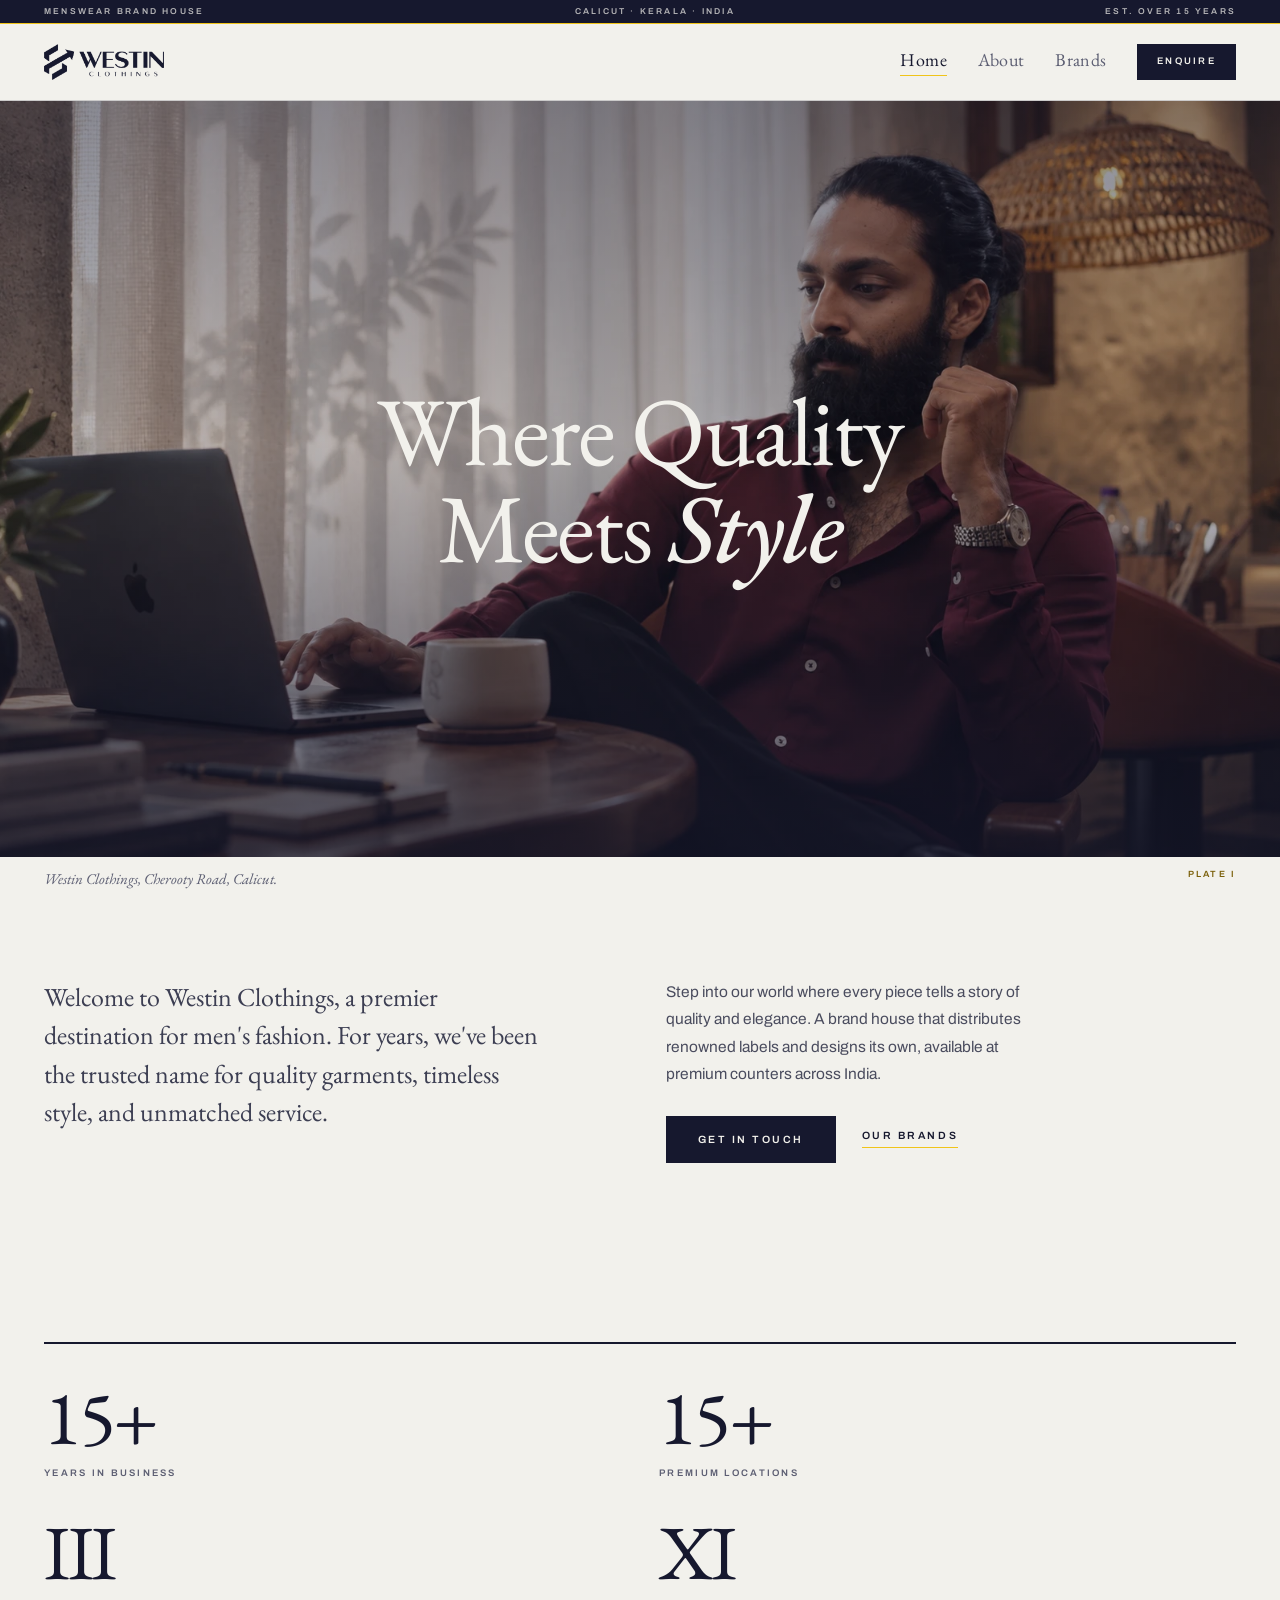
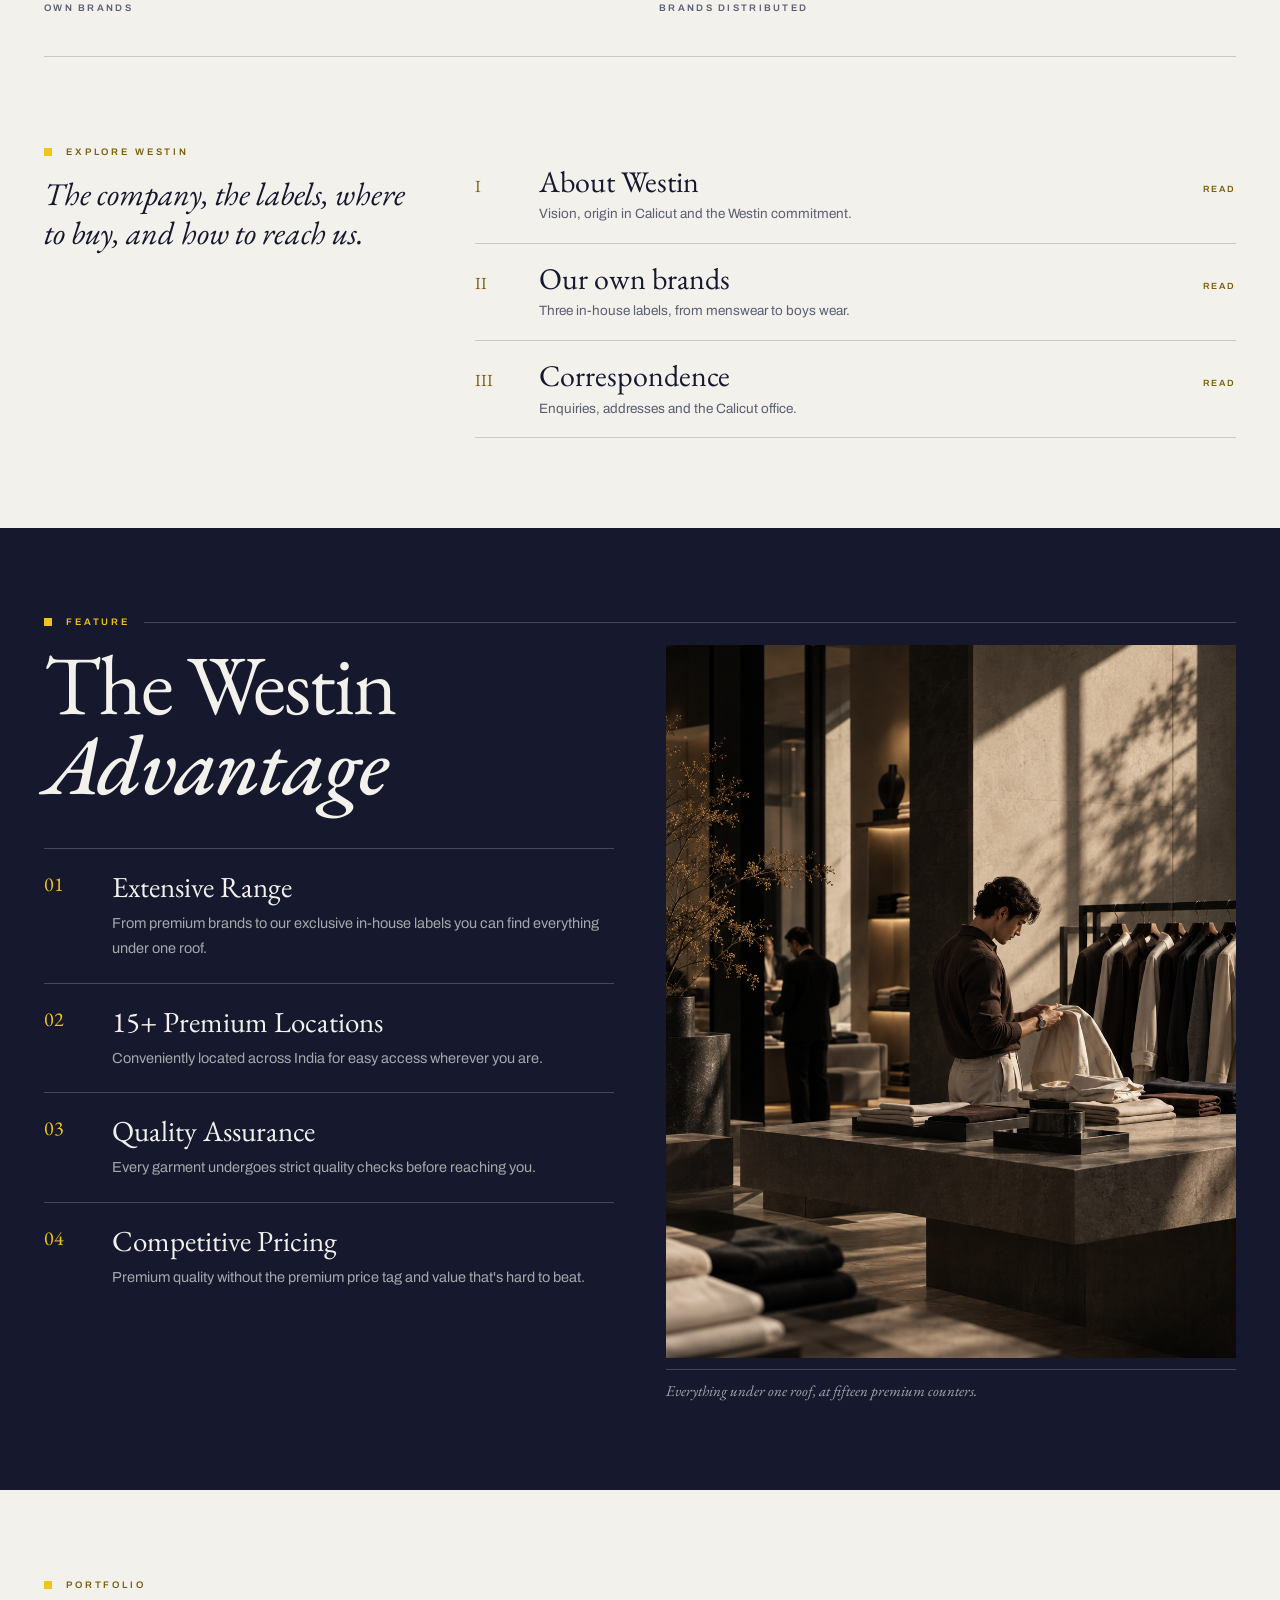
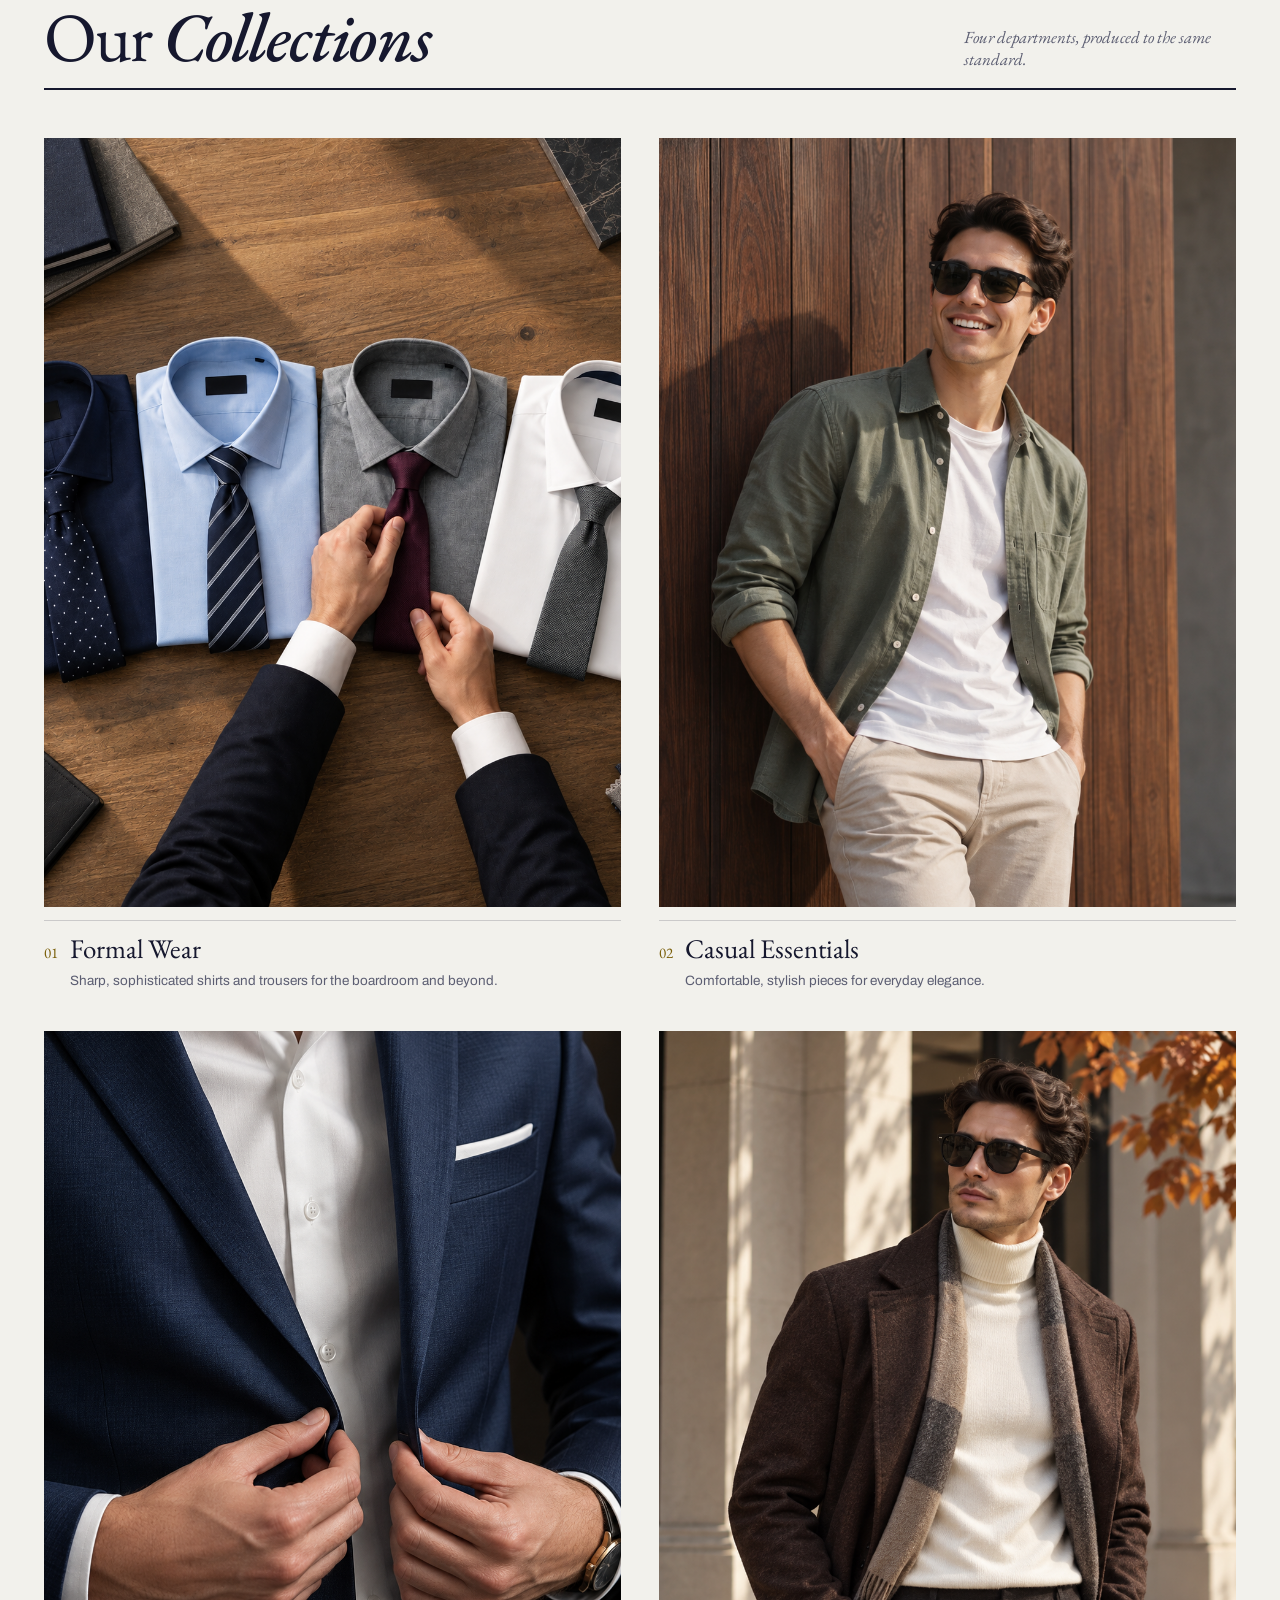
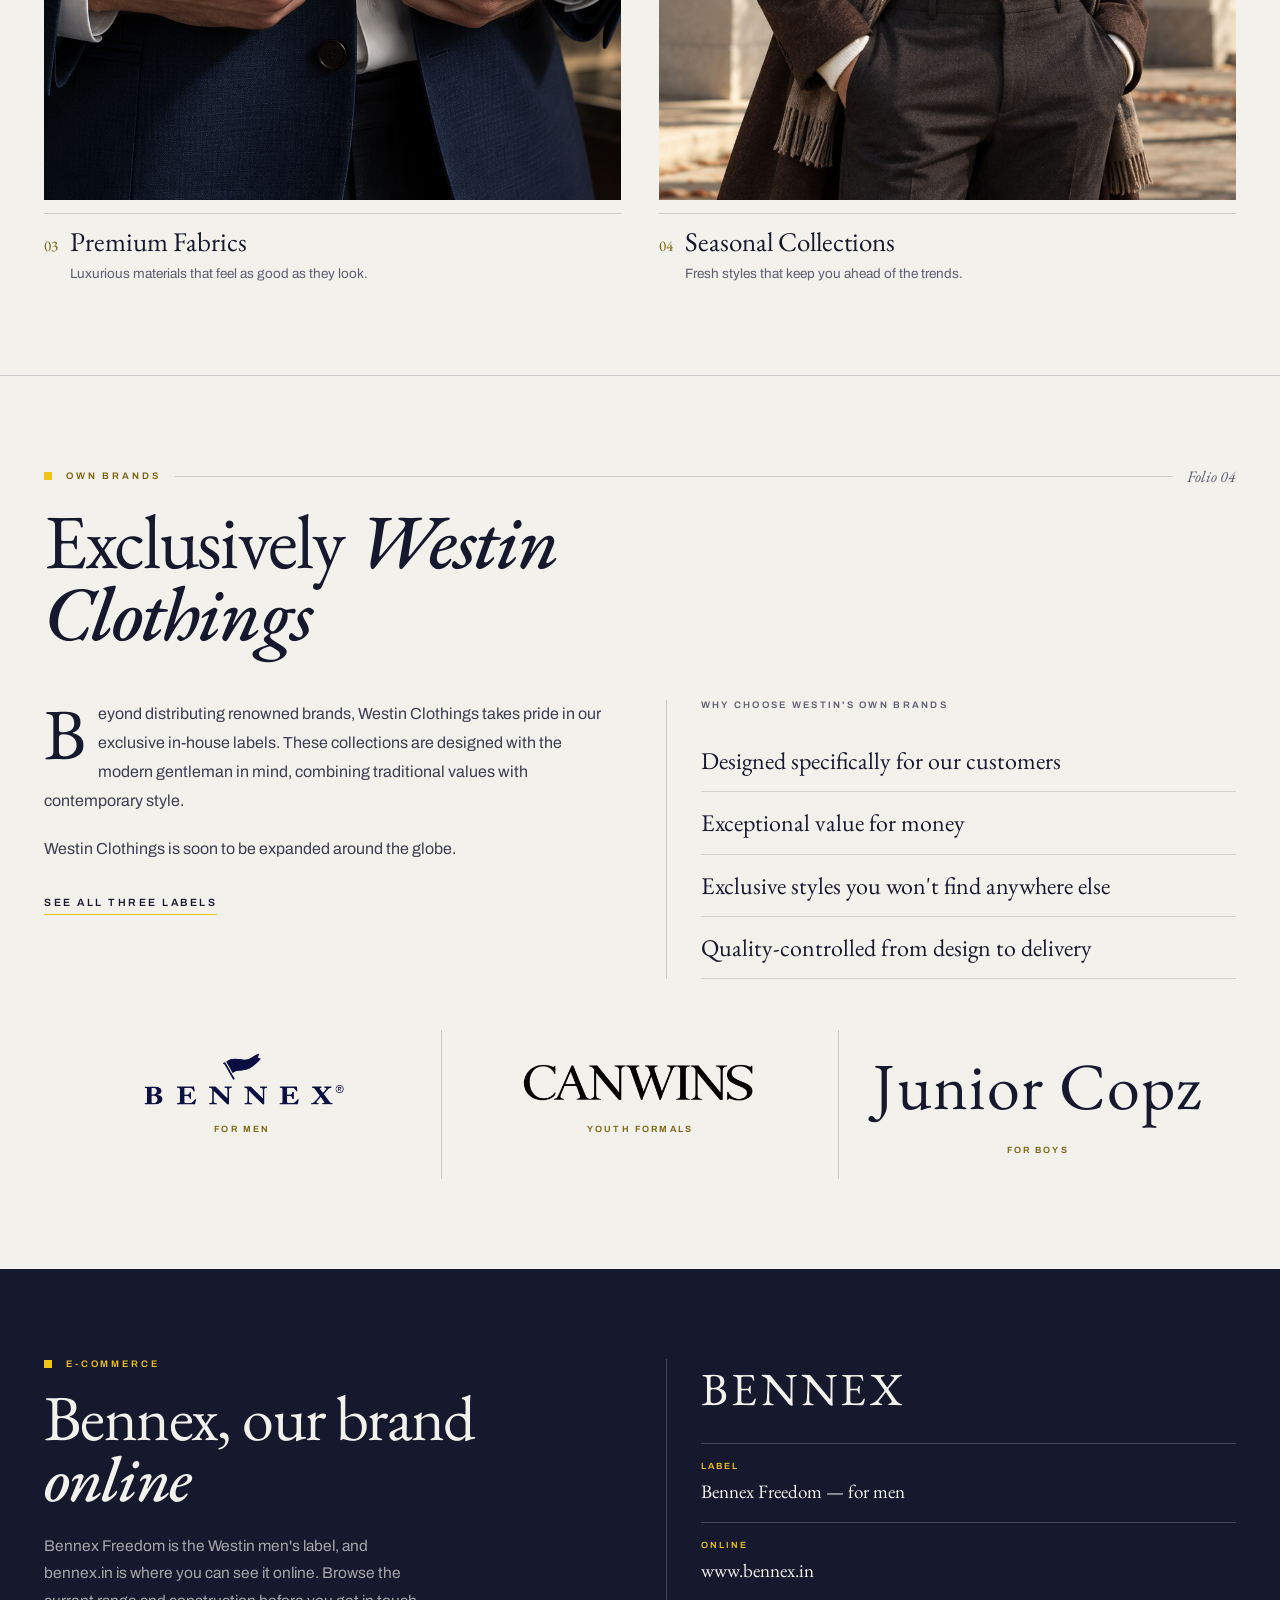
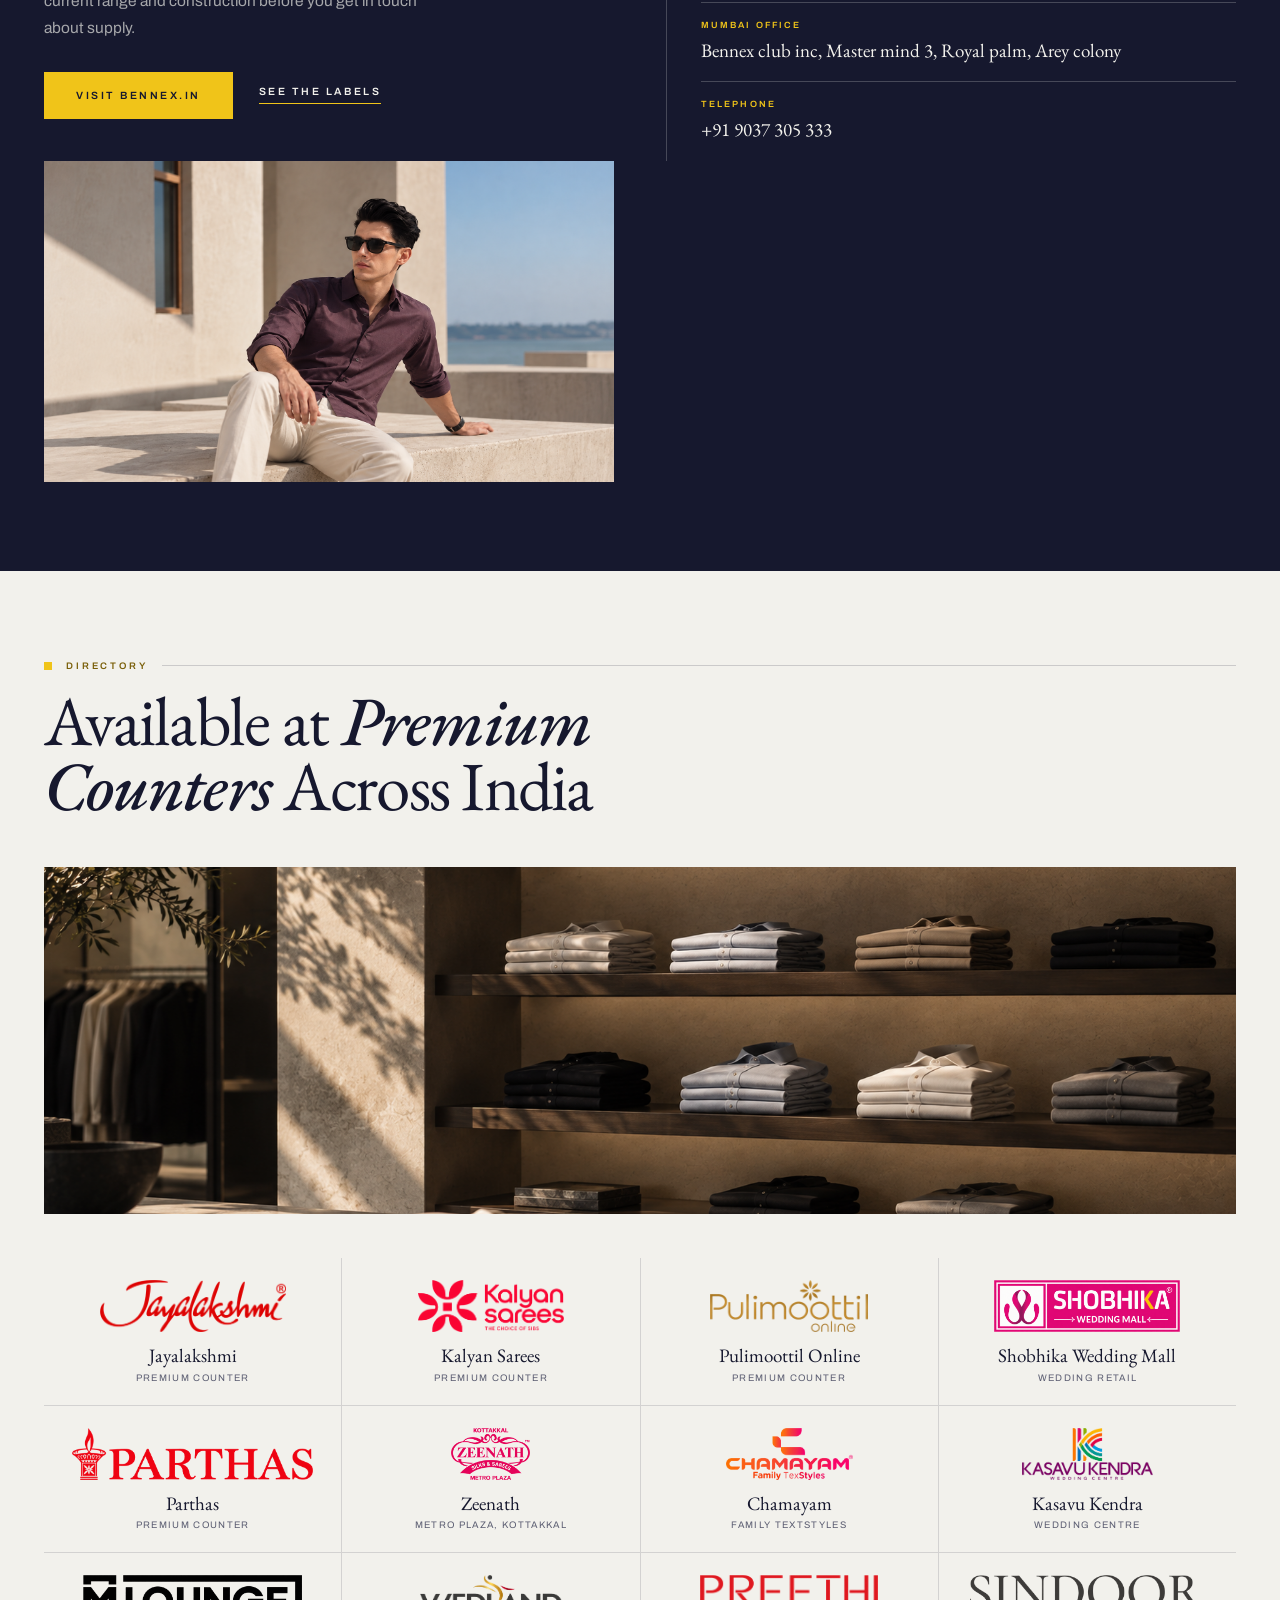
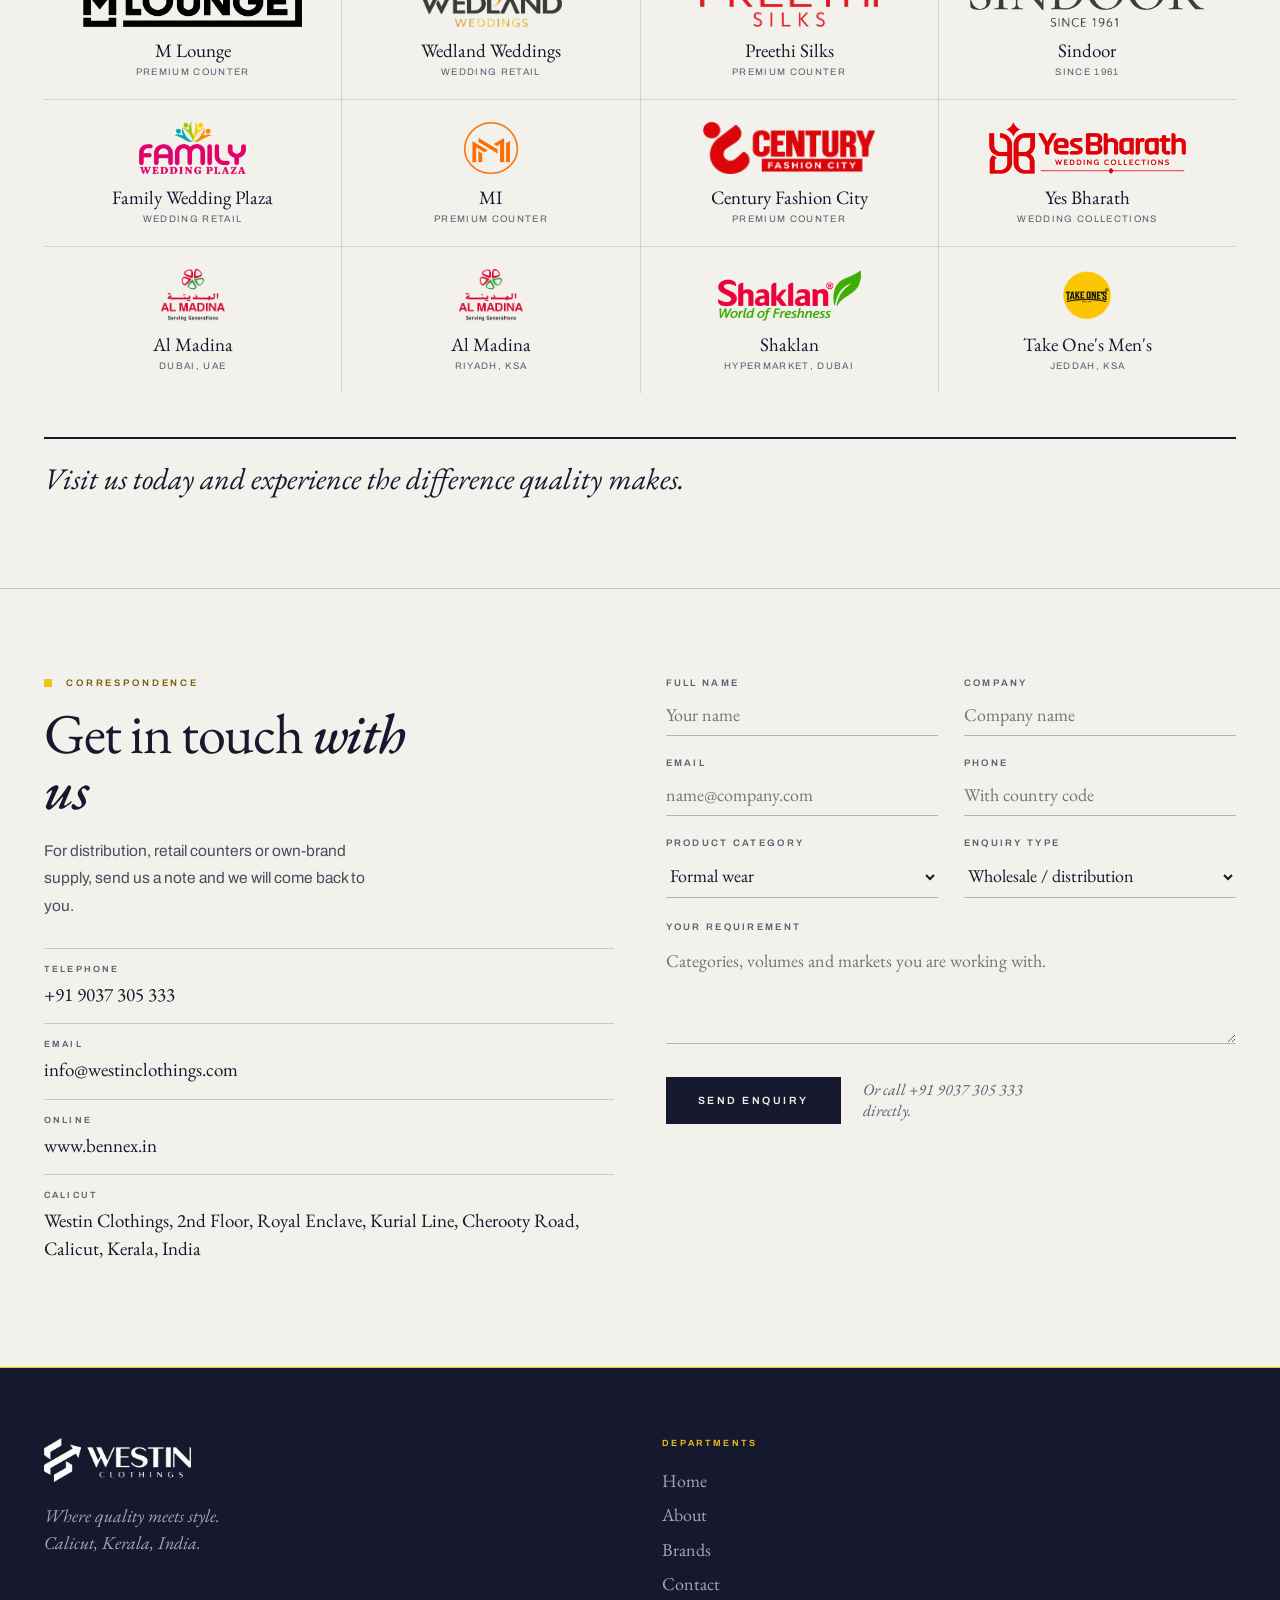
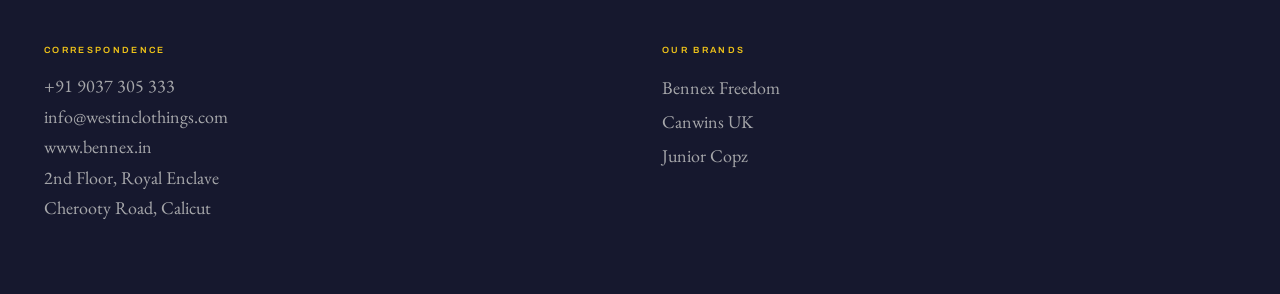
<file: index.html>
<!DOCTYPE html>
<html lang="en">
<head>
<!-- Google tag (gtag.js) -->
<script async src="https://www.googletagmanager.com/gtag/js?id=G-RJKRMCG3GY"></script>
<script>
  window.dataLayer = window.dataLayer || [];
  function gtag(){dataLayer.push(arguments);}
  gtag('js', new Date());

  gtag('config', 'G-RJKRMCG3GY');
</script>
<meta charset="utf-8">
<meta name="viewport" content="width=device-width, initial-scale=1">
<title>Westin Clothings — Menswear Brand House in Calicut, India</title>
<meta name="description" content="Westin Clothings is a menswear brand house in Calicut, Kerala. 15 years in business, three in-house labels and eleven distributed brands, stocked at 15+ premium counters across India.">
<meta name="robots" content="index, follow">
<meta name="author" content="Westin Clothings">
<meta name="theme-color" content="#16182E">
<link rel="icon" href="favicon.ico" sizes="any">
<link rel="icon" href="assets/favicon-32.png" type="image/png" sizes="32x32">
<link rel="icon" href="assets/favicon-16.png" type="image/png" sizes="16x16">
<link rel="icon" href="assets/favicon-192.png" type="image/png" sizes="192x192">
<link rel="icon" href="assets/favicon-512.png" type="image/png" sizes="512x512">
<link rel="apple-touch-icon" href="assets/apple-touch-icon.png">
<link rel="canonical" href="https://www.westinclothings.com/">
<meta property="og:type" content="website">
<meta property="og:site_name" content="Westin Clothings">
<meta property="og:title" content="Westin Clothings — Menswear Brand House in Calicut, India">
<meta property="og:description" content="15 years in business, three in-house labels and eleven distributed brands, stocked at 15+ premium counters across India.">
<meta property="og:image" content="https://www.westinclothings.com/assets/home-hero-shirts.png">
<meta property="og:image:alt" content="Folded shirts on a stone table in the Westin store">
<meta property="og:url" content="https://www.westinclothings.com/">
<meta property="og:locale" content="en_IN">
<meta name="twitter:card" content="summary_large_image">
<meta name="twitter:title" content="Westin Clothings — Menswear Brand House in Calicut, India">
<meta name="twitter:description" content="15 years in business, three in-house labels and eleven distributed brands, stocked at 15+ premium counters across India.">
<meta name="twitter:image" content="https://www.westinclothings.com/assets/home-hero-shirts.png">
<script type="application/ld+json">
{
  "@context": "https://schema.org",
  "@type": "Organization",
  "name": "Westin Clothings",
  "description": "Menswear brand house in Calicut, Kerala. Distributes renowned labels and designs its own in-house brands, sold through premium retail counters across India.",
  "slogan": "Where quality meets style.",
  "url": "https://www.westinclothings.com/",
  "telephone": "+91-9037-305-333",
  "areaServed": "IN",
  "address": [
    {
      "@type": "PostalAddress",
      "streetAddress": "2nd Floor, Royal Enclave, Kurial Line, Cherooty Road",
      "addressLocality": "Calicut",
      "addressRegion": "Kerala",
      "addressCountry": "IN"
    },
    {
      "@type": "PostalAddress",
      "streetAddress": "Bennex club inc, Master mind 3, Royal palm, Arey colony",
      "addressLocality": "Mumbai",
      "addressCountry": "IN"
    }
  ],
  "brand": [
    { "@type": "Brand", "name": "Bennex Freedom" },
    { "@type": "Brand", "name": "Canwins UK" },
    { "@type": "Brand", "name": "Junior Copz" }
  ],
  "sameAs": ["https://www.bennex.in"]
}
</script>
<link rel="preconnect" href="https://fonts.googleapis.com">
<link rel="preconnect" href="https://fonts.gstatic.com" crossorigin>
<link href="https://fonts.googleapis.com/css2?family=EB+Garamond:ital,wght@0,400;0,500;0,600;1,400;1,500&family=Archivo:wght@400;500;600&display=swap" rel="stylesheet">
<link rel="stylesheet" href="css/style.css?v=7">
</head>
<body>

<header class="site-header">
  <div class="runhead">
    <div class="runhead-row">
      <span>Menswear Brand House</span>
      <span class="runhead-second">Calicut · Kerala · India</span>
      <span class="runhead-third">Est. Over 15 Years</span>
    </div>
  </div>
  <div class="nav-row">
    <a class="brand-mark" href="index.html" aria-label="Westin Clothings home">
      <img src="assets/westin-logo-lockup-navy.png" alt="Westin Clothings">
    </a>
    <nav class="nav-wide" aria-label="Primary">
      <a href="index.html" aria-current="page">Home</a>
      <a href="about.html">About</a>
      <a href="brands.html">Brands</a>
      <a class="btn-enquire" href="contact.html">Enquire</a>
    </nav>
    <button class="nav-toggle" aria-label="Open menu" aria-expanded="false">
      <span></span><span></span><span></span>
    </button>
  </div>
  <nav class="nav-panel" aria-label="Mobile" hidden>
    <a href="index.html" aria-current="page">Home</a>
    <a href="about.html">About</a>
    <a href="brands.html">Brands</a>
    <a class="btn-enquire" href="contact.html">Enquire</a>
  </nav>
</header>

<main>

  <div class="hero">
    <img src="assets/home-hero-lifestyle.webp" alt="A man in a maroon shirt working on a laptop at a wooden desk">
    <div class="hero-copy">
      <h1>Where Quality Meets <em>Style</em></h1>
    </div>
  </div>

  <div class="plate-caption">
    <div class="cap">Westin Clothings, Cherooty Road, Calicut.</div>
    <div class="plate">Plate I</div>
  </div>

  <div class="section">
    <div class="grid-2">
      <p class="deck">Welcome to Westin Clothings, a premier destination for men's fashion. For years, we've been the trusted name for quality garments, timeless style, and unmatched service.</p>
      <div>
        <p style="font-size: 15.5px; line-height: 1.78; color: var(--ink-soft); margin: 0 0 28px; max-width: 42ch;">Step into our world where every piece tells a story of quality and elegance. A brand house that distributes renowned labels and designs its own, available at premium counters across India.</p>
        <div class="cta-row">
          <a class="btn-dark" href="contact.html">Get in touch</a>
          <a class="link-underline" href="brands.html">Our brands</a>
        </div>
      </div>
    </div>
  </div>

  <div class="section">
    <div class="stats">
      <div>
        <div class="stat-value">15+</div>
        <div class="stat-label">Years in business</div>
      </div>
      <div>
        <div class="stat-value">15+</div>
        <div class="stat-label">Premium locations</div>
      </div>
      <div>
        <div class="stat-value">III</div>
        <div class="stat-label">Own brands</div>
      </div>
      <div>
        <div class="stat-value">XI</div>
        <div class="stat-label">Brands distributed</div>
      </div>
    </div>
  </div>

  <div class="section" style="padding-top: 0;">
    <div class="contents-grid">
      <div>
        <div class="eyebrow"><span class="sq"></span><span class="label">Explore Westin</span></div>
        <div class="contents-intro-deck">The company, the labels, where to buy, and how to reach us.</div>
      </div>
      <div class="contents-list">
        <a class="contents-item" href="about.html">
          <div class="n">I</div>
          <div>
            <div class="title">About Westin</div>
            <div class="desc">Vision, origin in Calicut and the Westin commitment.</div>
          </div>
          <div class="read">Read</div>
        </a>
        <a class="contents-item" href="brands.html">
          <div class="n">II</div>
          <div>
            <div class="title">Our own brands</div>
            <div class="desc">Three in-house labels, from menswear to boys wear.</div>
          </div>
          <div class="read">Read</div>
        </a>
        <a class="contents-item" href="contact.html">
          <div class="n">III</div>
          <div>
            <div class="title">Correspondence</div>
            <div class="desc">Enquiries, addresses and the Calicut office.</div>
          </div>
          <div class="read">Read</div>
        </a>
      </div>
    </div>
  </div>

  <div class="band--dark">
    <div class="section">
      <div class="eyebrow"><span class="sq"></span><span class="label on-navy">Feature</span><span class="rule on-navy"></span></div>
      <div class="grid-2">
        <div>
          <h2 class="on-navy" style="font-size: clamp(38px,6.6vw,96px); line-height: 0.94; letter-spacing: -0.025em; margin-bottom: clamp(26px,3.5vw,44px); max-width: 16ch;">The Westin <em>Advantage</em></h2>
          <div class="numbered-row">
            <div class="n">01</div>
            <div>
              <div class="title">Extensive Range</div>
              <div class="desc">From premium brands to our exclusive in-house labels you can find everything under one roof.</div>
            </div>
          </div>
          <div class="numbered-row">
            <div class="n">02</div>
            <div>
              <div class="title">15+ Premium Locations</div>
              <div class="desc">Conveniently located across India for easy access wherever you are.</div>
            </div>
          </div>
          <div class="numbered-row">
            <div class="n">03</div>
            <div>
              <div class="title">Quality Assurance</div>
              <div class="desc">Every garment undergoes strict quality checks before reaching you.</div>
            </div>
          </div>
          <div class="numbered-row">
            <div class="n">04</div>
            <div>
              <div class="title">Competitive Pricing</div>
              <div class="desc">Premium quality without the premium price tag and value that's hard to beat.</div>
            </div>
          </div>
        </div>
        <div>
          <div class="plate-figure">
            <img src="assets/home-advantage-store.png" alt="A customer being shown shirting in the Westin store">
          </div>
          <div class="plate-figure-cap">Everything under one roof, at fifteen premium counters.</div>
        </div>
      </div>
    </div>
  </div>

  <div class="section">
    <div style="display: flex; align-items: flex-end; justify-content: space-between; gap: 24px; flex-wrap: wrap; margin-bottom: clamp(28px,4vw,48px); border-bottom: 2px solid var(--navy); padding-bottom: 18px;">
      <div>
        <div class="eyebrow" style="margin-bottom: 14px;"><span class="sq"></span><span class="label">Portfolio</span></div>
        <h2 style="font-size: clamp(34px,5.4vw,74px); line-height: 0.96; letter-spacing: -0.025em;">Our <em>Collections</em></h2>
      </div>
      <div style="font-family: var(--serif); font-style: italic; font-size: 17px; color: var(--muted); max-width: 34ch;">Four departments, produced to the same standard.</div>
    </div>
    <div class="collections-grid">
      <div class="collection-card">
        <figure><img src="assets/collection-formal-wear.png" alt="Folded formal shirts with ties on a wooden table"></figure>
        <div class="body">
          <div class="n">01</div>
          <div>
            <div class="title">Formal Wear</div>
            <div class="desc">Sharp, sophisticated shirts and trousers for the boardroom and beyond.</div>
          </div>
        </div>
      </div>
      <div class="collection-card">
        <figure><img src="assets/collection-casual-essentials.png" alt="A man in an olive overshirt and chinos"></figure>
        <div class="body">
          <div class="n">02</div>
          <div>
            <div class="title">Casual Essentials</div>
            <div class="desc">Comfortable, stylish pieces for everyday elegance.</div>
          </div>
        </div>
      </div>
      <div class="collection-card">
        <figure><img src="assets/collection-premium-fabrics.png" alt="Close detail of a navy wool suit jacket"></figure>
        <div class="body">
          <div class="n">03</div>
          <div>
            <div class="title">Premium Fabrics</div>
            <div class="desc">Luxurious materials that feel as good as they look.</div>
          </div>
        </div>
      </div>
      <div class="collection-card">
        <figure><img src="assets/collection-seasonal.png" alt="A man in a brown wool overcoat and scarf"></figure>
        <div class="body">
          <div class="n">04</div>
          <div>
            <div class="title">Seasonal Collections</div>
            <div class="desc">Fresh styles that keep you ahead of the trends.</div>
          </div>
        </div>
      </div>
    </div>
  </div>

  <div class="section--rule-top">
    <div class="section">
      <div class="eyebrow"><span class="sq"></span><span class="label">Own brands</span><span class="rule"></span><span class="folio" data-folio="1">Folio 04</span></div>
      <h2 style="font-size: clamp(36px,6vw,88px); line-height: 0.94; letter-spacing: -0.025em; margin-bottom: clamp(30px,4vw,52px); max-width: 17ch;">Exclusively <em>Westin Clothings</em></h2>
      <div class="grid-2">
        <div class="dropcap">
          <p><span class="cap">B</span>eyond distributing renowned brands, Westin Clothings takes pride in our exclusive in-house labels. These collections are designed with the modern gentleman in mind, combining traditional values with contemporary style.</p>
          <p style="margin-bottom: 28px;">Westin Clothings is soon to be expanded around the globe.</p>
          <a class="link-underline" href="brands.html">See all three labels</a>
        </div>
        <div class="rule-left">
          <div class="kicker">Why choose Westin's own brands</div>
          <div class="why-row">Designed specifically for our customers</div>
          <div class="why-row">Exceptional value for money</div>
          <div class="why-row">Exclusive styles you won't find anywhere else</div>
          <div class="why-row">Quality-controlled from design to delivery</div>
        </div>
      </div>
      <div style="margin-top: clamp(30px,4vw,52px);">
        <div class="own-brand-strip">
          <div class="own-brand-cell">
            <div class="logo"><img src="assets/logo-bennex-new.webp" alt="Bennex Freedom logo"></div>
            <div class="segment">For Men</div>
          </div>
          <div class="own-brand-cell">
            <div class="logo"><img class="logo-canwins" src="assets/logo-canwins-new.webp" alt="Canwins UK logo"></div>
            <div class="segment">Youth Formals</div>
          </div>
          <div class="own-brand-cell">
            <div class="logo logo-text"><div class="name">Junior Copz</div></div>
            <div class="segment">For Boys</div>
          </div>
        </div>
      </div>
    </div>
  </div>

  <div class="band--dark">
    <div class="section">
      <div class="grid-2">
        <div>
          <div class="eyebrow"><span class="sq"></span><span class="label on-navy">E-commerce</span></div>
          <h2 class="on-navy" style="font-size: clamp(34px,5vw,68px); line-height: 0.96; letter-spacing: -0.025em; margin-bottom: 22px; max-width: 16ch;">Bennex, our brand <em>online</em></h2>
          <p style="font-size: 15.5px; line-height: 1.78; color: var(--on-navy-soft); margin: 0 0 30px; max-width: 42ch;">Bennex Freedom is the Westin men's label, and bennex.in is where you can see it online. Browse the current range and construction before you get in touch about supply.</p>
          <div class="cta-row">
            <a class="btn-gold" href="https://www.bennex.in" target="_blank" rel="noopener">Visit bennex.in</a>
            <a class="link-underline on-navy" href="brands.html">See the labels</a>
          </div>
          <div class="wide-figure" style="margin-top: clamp(28px,4vw,42px);">
            <img src="assets/home-bennex-ecommerce.png" alt="A man in a Bennex shirt and light trousers">
          </div>
        </div>
        <div class="rule-left on-navy">
          <div class="bennex-wordmark">BENNEX</div>
          <div class="fact-row">
            <div class="fact-label">Label</div>
            <div class="fact-value">Bennex Freedom — for men</div>
          </div>
          <div class="fact-row">
            <div class="fact-label">Online</div>
            <div class="fact-value">www.bennex.in</div>
          </div>
          <div class="fact-row">
            <div class="fact-label">Mumbai office</div>
            <div class="fact-value">Bennex club inc, Master mind 3, Royal palm, Arey colony</div>
          </div>
          <div class="fact-row">
            <div class="fact-label">Telephone</div>
            <div class="fact-value">+91 9037 305 333</div>
          </div>
        </div>
      </div>
    </div>
  </div>

  <div class="section">
    <div class="eyebrow"><span class="sq"></span><span class="label">Directory</span><span class="rule"></span></div>
    <h2 style="font-size: clamp(34px,5.4vw,78px); line-height: 0.94; letter-spacing: -0.025em; margin-bottom: clamp(28px,4vw,48px); max-width: 20ch;">Available at <em>Premium Counters</em> Across India</h2>
    <div class="wide-figure" style="box-shadow: inset 0 0 0 1px var(--rule-soft); aspect-ratio: 24 / 7; margin-bottom: clamp(28px,4vw,44px);">
      <img src="assets/home-counters-shelves.png" alt="Folded shirting on shelves at a Westin retail counter">
    </div>

    <div class="directory-grid">
      <div class="directory-cell"><div class="logo"><img src="assets/counter-01-jayalakshmi.png" alt="Jayalakshmi logo"></div><div><div class="name">Jayalakshmi</div><div class="note">Premium counter</div></div></div>
      <div class="directory-cell"><div class="logo"><img src="assets/counter-02-kalyan-sarees.png" alt="Kalyan Sarees logo"></div><div><div class="name">Kalyan Sarees</div><div class="note">Premium counter</div></div></div>
      <div class="directory-cell"><div class="logo"><img src="assets/counter-03-pulimoottil.png" alt="Pulimoottil Online logo"></div><div><div class="name">Pulimoottil Online</div><div class="note">Premium counter</div></div></div>
      <div class="directory-cell"><div class="logo"><img src="assets/counter-04-shobhika.png" alt="Shobhika Wedding Mall logo"></div><div><div class="name">Shobhika Wedding Mall</div><div class="note">Wedding retail</div></div></div>
      <div class="directory-cell"><div class="logo"><img src="assets/counter-05-parthas.png" alt="Parthas logo"></div><div><div class="name">Parthas</div><div class="note">Premium counter</div></div></div>
      <div class="directory-cell"><div class="logo"><img src="assets/counter-06-zeenath.png" alt="Zeenath logo"></div><div><div class="name">Zeenath</div><div class="note">Metro Plaza, Kottakkal</div></div></div>
      <div class="directory-cell"><div class="logo"><img src="assets/counter-07-chamayam.png" alt="Chamayam logo"></div><div><div class="name">Chamayam</div><div class="note">Family textstyles</div></div></div>
      <div class="directory-cell"><div class="logo"><img src="assets/counter-08-kasavu-kendra.png" alt="Kasavu Kendra logo"></div><div><div class="name">Kasavu Kendra</div><div class="note">Wedding centre</div></div></div>
      <div class="directory-cell"><div class="logo"><img src="assets/counter-09-m-lounge.png" alt="M Lounge logo"></div><div><div class="name">M Lounge</div><div class="note">Premium counter</div></div></div>
      <div class="directory-cell"><div class="logo"><img src="assets/counter-10-wedland.png" alt="Wedland Weddings logo"></div><div><div class="name">Wedland Weddings</div><div class="note">Wedding retail</div></div></div>
      <div class="directory-cell"><div class="logo"><img src="assets/counter-11-preethi-silks.png" alt="Preethi Silks logo"></div><div><div class="name">Preethi Silks</div><div class="note">Premium counter</div></div></div>
      <div class="directory-cell"><div class="logo"><img src="assets/counter-12-sindoor.png" alt="Sindoor logo"></div><div><div class="name">Sindoor</div><div class="note">Since 1961</div></div></div>
      <div class="directory-cell"><div class="logo"><img src="assets/counter-13-family-wedding-plaza.png" alt="Family Wedding Plaza logo"></div><div><div class="name">Family Wedding Plaza</div><div class="note">Wedding retail</div></div></div>
      <div class="directory-cell"><div class="logo"><img src="assets/counter-14-mi.png" alt="MI logo"></div><div><div class="name">MI</div><div class="note">Premium counter</div></div></div>
      <div class="directory-cell"><div class="logo"><img src="assets/counter-15-century-fashion-city.png" alt="Century Fashion City logo"></div><div><div class="name">Century Fashion City</div><div class="note">Premium counter</div></div></div>
      <div class="directory-cell"><div class="logo"><img src="assets/counter-16-yes-bharath.png" alt="Yes Bharath logo"></div><div><div class="name">Yes Bharath</div><div class="note">Wedding collections</div></div></div>
      <div class="directory-cell"><div class="logo"><img src="assets/counter-17-al-madina.png" alt="Al Madina logo"></div><div><div class="name">Al Madina</div><div class="note">Dubai, UAE</div></div></div>
      <div class="directory-cell"><div class="logo"><img src="assets/counter-17-al-madina.png" alt="Al Madina logo"></div><div><div class="name">Al Madina</div><div class="note">Riyadh, KSA</div></div></div>
      <div class="directory-cell"><div class="logo"><img src="assets/counter-18-shaklan.webp" alt="Shaklan logo"></div><div><div class="name">Shaklan</div><div class="note">Hypermarket, Dubai</div></div></div>
      <div class="directory-cell"><div class="logo"><img src="assets/counter-19-take-ones.webp" alt="Take One's Men's logo"></div><div><div class="name">Take One's Men's</div><div class="note">Jeddah, KSA</div></div></div>
    </div>
    <div class="directory-outro">Visit us today and experience the difference quality makes.</div>
  </div>

  <div class="section--rule-top">
    <div class="section">
      <div class="grid-2" style="grid-template-columns: repeat(auto-fit, minmax(min(100%, max(280px, 40%)), 1fr));">
        <div>
          <div class="eyebrow"><span class="sq"></span><span class="label">Correspondence</span></div>
          <h2 style="font-size: clamp(32px,4.4vw,60px); line-height: 0.98; letter-spacing: -0.025em; margin-bottom: 20px; max-width: 14ch;">Get in touch <em>with us</em></h2>
          <p style="font-size: 15.5px; line-height: 1.78; color: var(--ink-soft); margin: 0 0 28px; max-width: 38ch;">For distribution, retail counters or own-brand supply, send us a note and we will come back to you.</p>
          <div class="contact-lines">
            <div class="line"><div class="l">Telephone</div><div class="v">+91 9037 305 333</div></div>
            <div class="line"><div class="l">Email</div><div class="v"><a href="mailto:info@westinclothings.com">info@westinclothings.com</a></div></div>
            <div class="line"><div class="l">Online</div><div class="v">www.bennex.in</div></div>
            <div class="line"><div class="l">Calicut</div><div class="v">Westin Clothings, 2nd Floor, Royal Enclave, Kurial Line, Cherooty Road, Calicut, Kerala, India</div></div>
          </div>
        </div>
        <div>
          <form data-enquiry-form novalidate>
            <div class="form-grid">
              <label class="field">
                <span>Full name</span>
                <input type="text" name="name" placeholder="Your name" required>
              </label>
              <label class="field">
                <span>Company</span>
                <input type="text" name="company" placeholder="Company name">
              </label>
              <label class="field">
                <span>Email</span>
                <input type="email" name="email" placeholder="name@company.com" required>
              </label>
              <label class="field">
                <span>Phone</span>
                <input type="tel" name="phone" placeholder="With country code">
              </label>
              <label class="field">
                <span>Product category</span>
                <select name="category">
                  <option>Formal wear</option>
                  <option>Casual essentials</option>
                  <option>Premium fabrics</option>
                  <option>Seasonal collections</option>
                  <option>Youth formals</option>
                  <option>Party wear</option>
                  <option>Boys wear</option>
                </select>
              </label>
              <label class="field">
                <span>Enquiry type</span>
                <select name="enquiry_type">
                  <option>Wholesale / distribution</option>
                  <option>Retail counter partnership</option>
                  <option>Own-brand supply</option>
                  <option>General enquiry</option>
                </select>
              </label>
            </div>
            <label class="field field-full">
              <span>Your requirement</span>
              <textarea name="requirement" rows="3" placeholder="Categories, volumes and markets you are working with."></textarea>
            </label>
            <div class="form-actions">
              <button type="submit" class="btn-dark" style="border: 0; cursor: pointer; font-family: var(--sans);">Send enquiry</button>
              <div class="form-status" data-form-status>Or call +91 9037 305 333 directly.</div>
            </div>
          </form>
        </div>
      </div>
    </div>
  </div>

</main>

<footer class="site-footer">
  <div class="footer-grid">
    <div>
      <img src="assets/westin-logo-lockup-white.png" alt="Westin Clothings">
      <div class="footer-tagline">Where quality meets style.<br>Calicut, Kerala, India.</div>
    </div>
    <div>
      <div class="footer-heading">Departments</div>
      <nav>
        <a href="index.html">Home</a>
        <a href="about.html">About</a>
        <a href="brands.html">Brands</a>
        <a href="contact.html">Contact</a>
      </nav>
    </div>
    <div>
      <div class="footer-heading">Correspondence</div>
      <div class="footer-correspondence">+91 9037 305 333<br><a href="mailto:info@westinclothings.com">info@westinclothings.com</a><br><a href="https://www.bennex.in" target="_blank" rel="noopener">www.bennex.in</a><br>2nd Floor, Royal Enclave<br>Cherooty Road, Calicut</div>
    </div>
    <div>
      <div class="footer-heading">Our brands</div>
      <div class="footer-brands">Bennex Freedom<br>Canwins UK<br>Junior Copz</div>
    </div>
  </div>
</footer>

<script src="js/main.js"></script>
</body>
</html>
</file>
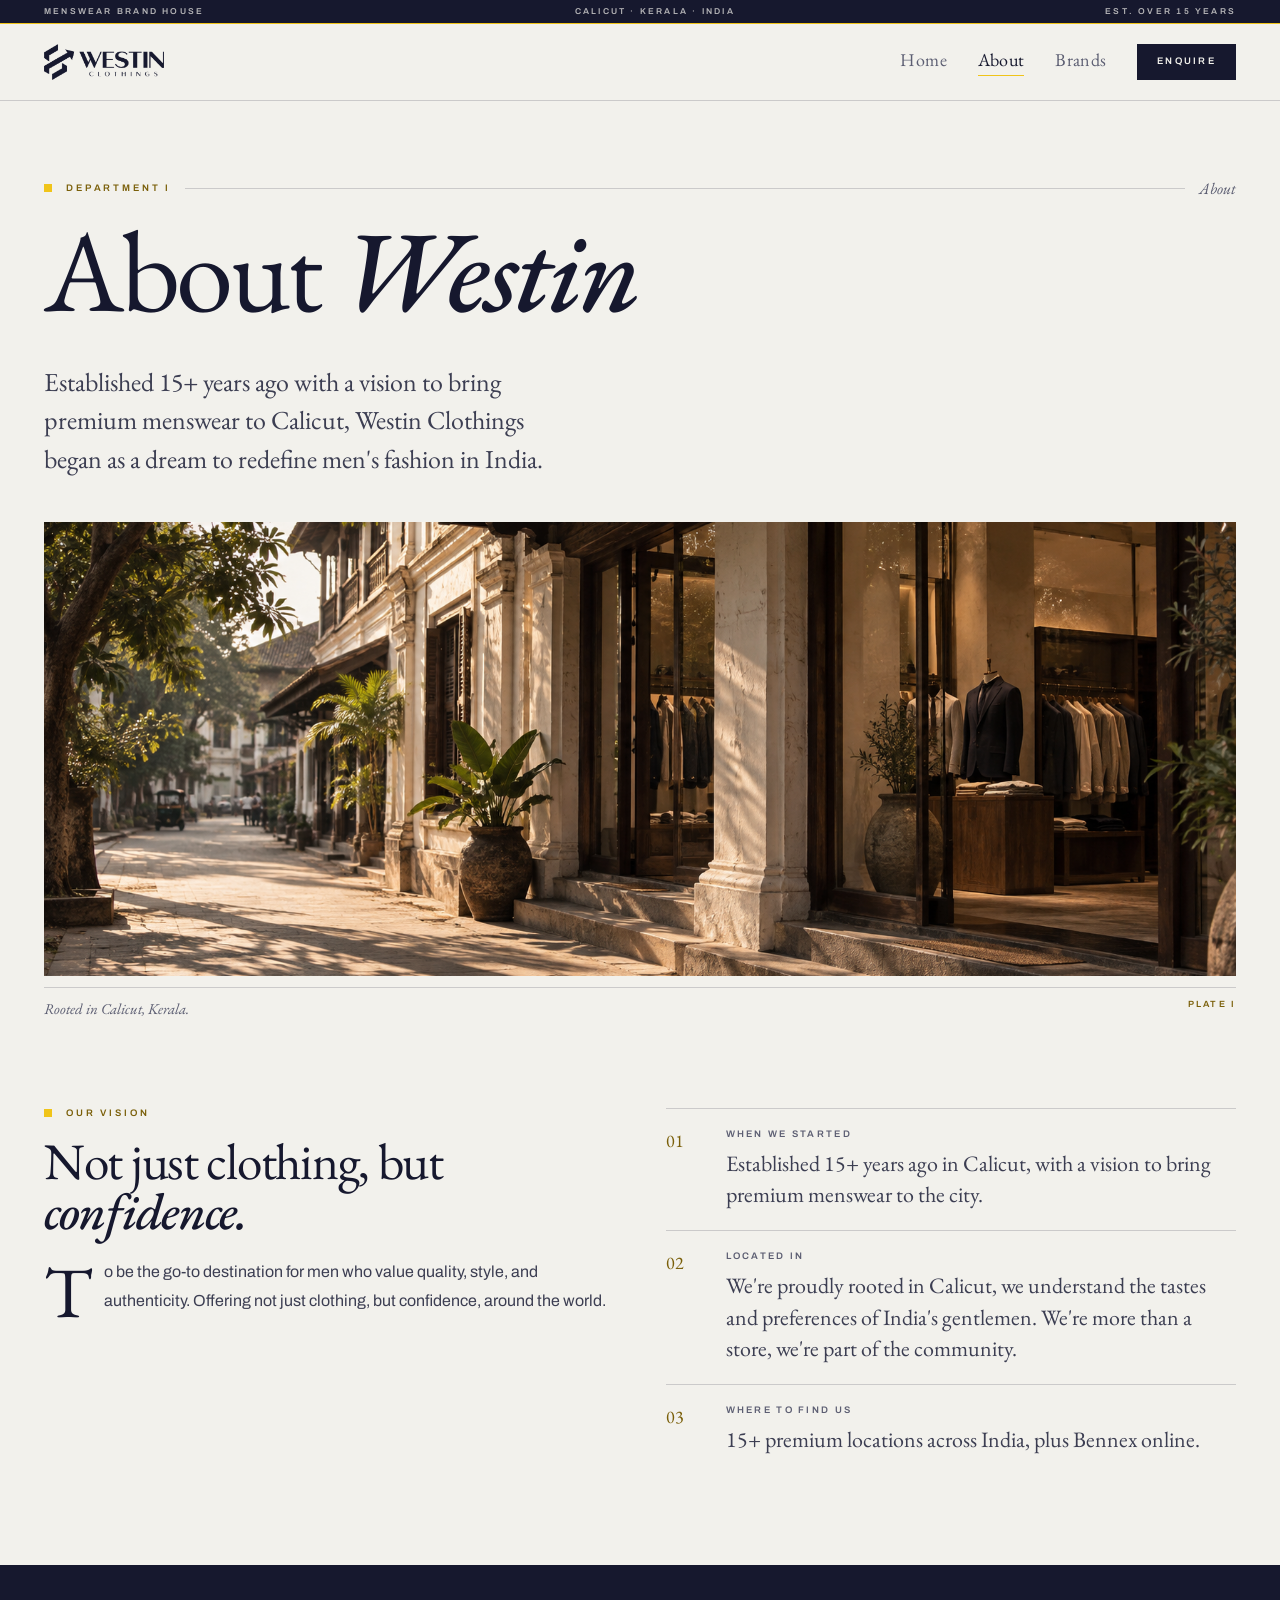
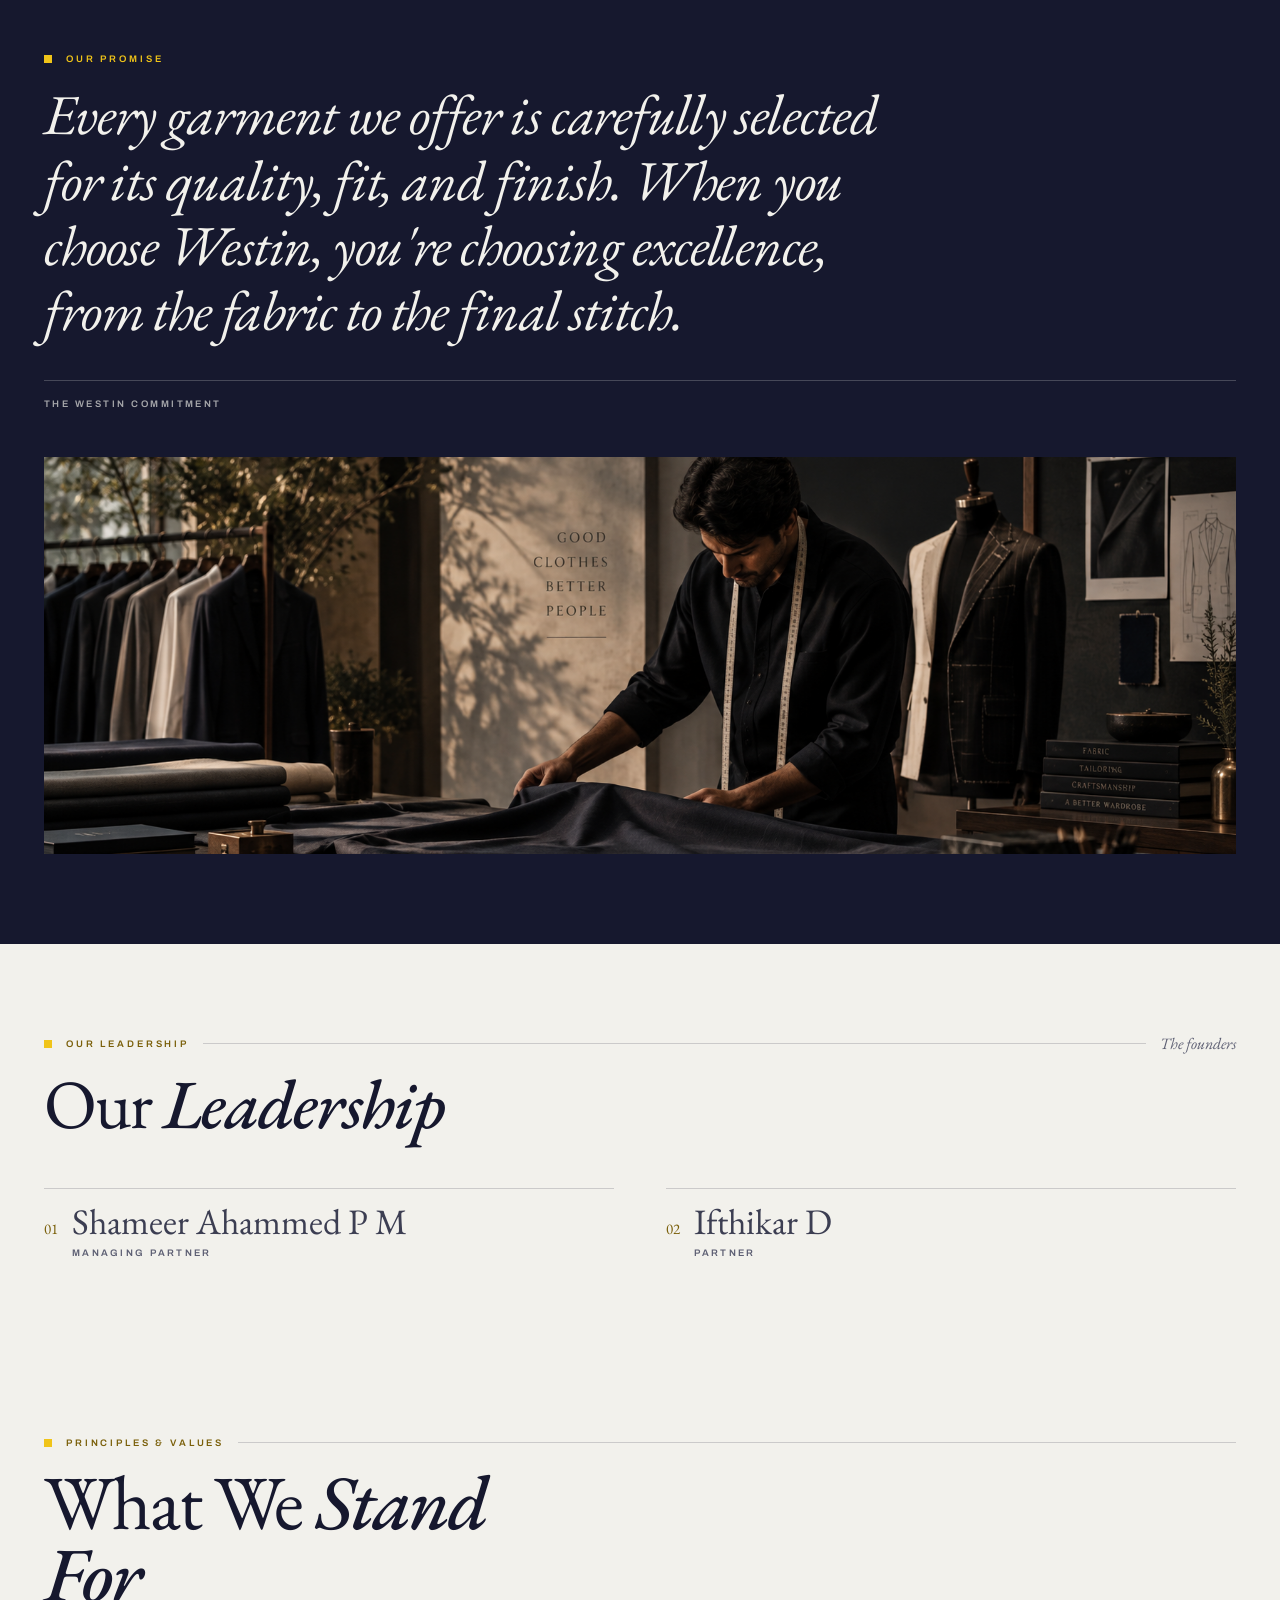
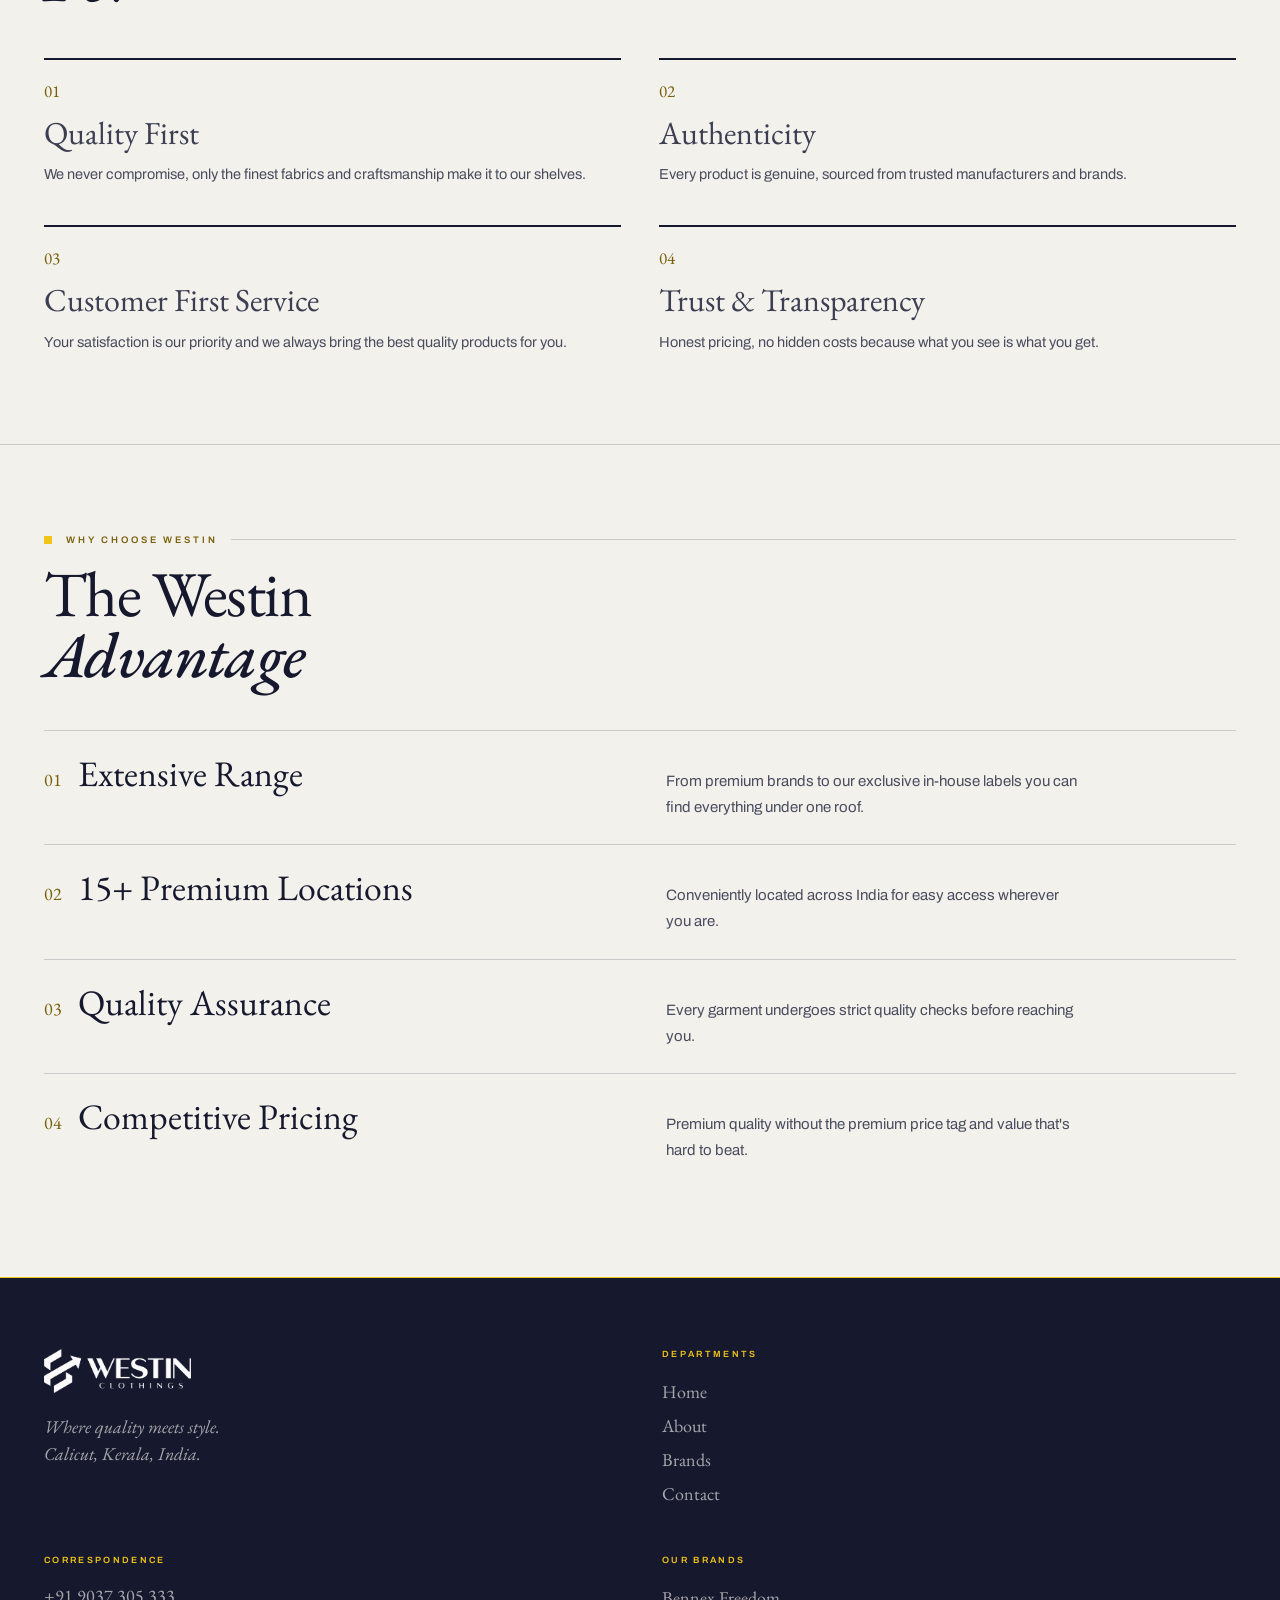
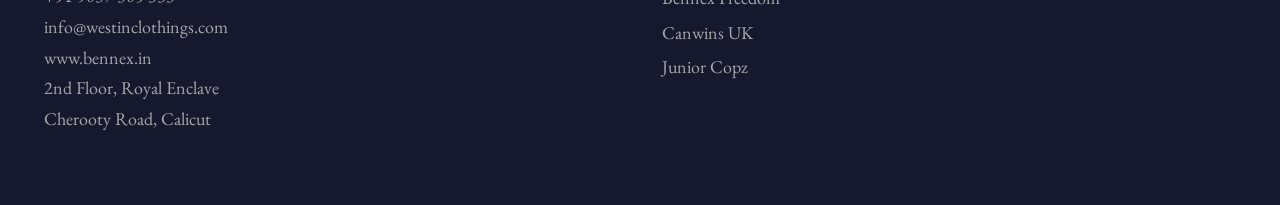
<file: about.html>
<!DOCTYPE html>
<html lang="en">
<head>
<!-- Google tag (gtag.js) -->
<script async src="https://www.googletagmanager.com/gtag/js?id=G-RJKRMCG3GY"></script>
<script>
  window.dataLayer = window.dataLayer || [];
  function gtag(){dataLayer.push(arguments);}
  gtag('js', new Date());

  gtag('config', 'G-RJKRMCG3GY');
</script>
<meta charset="utf-8">
<meta name="viewport" content="width=device-width, initial-scale=1">
<title>About Westin Clothings — Fifteen Years of Premium Menswear in Calicut</title>
<meta name="description" content="Established over 15 years ago in Calicut, Westin Clothings brings premium menswear to India — our vision, our promise and the principles we stand for.">
<meta name="robots" content="index, follow">
<meta name="author" content="Westin Clothings">
<meta name="theme-color" content="#16182E">
<link rel="icon" href="favicon.ico" sizes="any">
<link rel="icon" href="assets/favicon-32.png" type="image/png" sizes="32x32">
<link rel="icon" href="assets/favicon-16.png" type="image/png" sizes="16x16">
<link rel="icon" href="assets/favicon-192.png" type="image/png" sizes="192x192">
<link rel="icon" href="assets/favicon-512.png" type="image/png" sizes="512x512">
<link rel="apple-touch-icon" href="assets/apple-touch-icon.png">
<link rel="canonical" href="https://www.westinclothings.com/about.html">
<meta property="og:type" content="website">
<meta property="og:site_name" content="Westin Clothings">
<meta property="og:title" content="About Westin Clothings — Fifteen Years of Premium Menswear in Calicut">
<meta property="og:description" content="Established over 15 years ago in Calicut, Westin Clothings brings premium menswear to India — our vision, our promise and the principles we stand for.">
<meta property="og:image" content="https://www.westinclothings.com/assets/about-hero-storefront.png">
<meta property="og:image:alt" content="The Westin Clothings storefront in Calicut">
<meta property="og:url" content="https://www.westinclothings.com/about.html">
<meta property="og:locale" content="en_IN">
<meta name="twitter:card" content="summary_large_image">
<meta name="twitter:title" content="About Westin Clothings — Fifteen Years of Premium Menswear in Calicut">
<meta name="twitter:description" content="Established over 15 years ago in Calicut, Westin Clothings brings premium menswear to India — our vision, our promise and the principles we stand for.">
<meta name="twitter:image" content="https://www.westinclothings.com/assets/about-hero-storefront.png">
<script type="application/ld+json">
{
  "@context": "https://schema.org",
  "@type": "Organization",
  "name": "Westin Clothings",
  "description": "Menswear brand house in Calicut, Kerala. Distributes renowned labels and designs its own in-house brands, sold through premium retail counters across India.",
  "slogan": "Where quality meets style.",
  "url": "https://www.westinclothings.com/",
  "telephone": "+91-9037-305-333",
  "areaServed": "IN",
  "address": [
    {
      "@type": "PostalAddress",
      "streetAddress": "2nd Floor, Royal Enclave, Kurial Line, Cherooty Road",
      "addressLocality": "Calicut",
      "addressRegion": "Kerala",
      "addressCountry": "IN"
    },
    {
      "@type": "PostalAddress",
      "streetAddress": "Bennex club inc, Master mind 3, Royal palm, Arey colony",
      "addressLocality": "Mumbai",
      "addressCountry": "IN"
    }
  ],
  "brand": [
    { "@type": "Brand", "name": "Bennex Freedom" },
    { "@type": "Brand", "name": "Canwins UK" },
    { "@type": "Brand", "name": "Junior Copz" }
  ],
  "sameAs": ["https://www.bennex.in"]
}
</script>
<link rel="preconnect" href="https://fonts.googleapis.com">
<link rel="preconnect" href="https://fonts.gstatic.com" crossorigin>
<link href="https://fonts.googleapis.com/css2?family=EB+Garamond:ital,wght@0,400;0,500;0,600;1,400;1,500&family=Archivo:wght@400;500;600&display=swap" rel="stylesheet">
<link rel="stylesheet" href="css/style.css?v=7">
</head>
<body>

<header class="site-header">
  <div class="runhead">
    <div class="runhead-row">
      <span>Menswear Brand House</span>
      <span class="runhead-second">Calicut · Kerala · India</span>
      <span class="runhead-third">Est. Over 15 Years</span>
    </div>
  </div>
  <div class="nav-row">
    <a class="brand-mark" href="index.html" aria-label="Westin Clothings home">
      <img src="assets/westin-logo-lockup-navy.png" alt="Westin Clothings">
    </a>
    <nav class="nav-wide" aria-label="Primary">
      <a href="index.html">Home</a>
      <a href="about.html" aria-current="page">About</a>
      <a href="brands.html">Brands</a>
      <a class="btn-enquire" href="contact.html">Enquire</a>
    </nav>
    <button class="nav-toggle" aria-label="Open menu" aria-expanded="false">
      <span></span><span></span><span></span>
    </button>
  </div>
  <nav class="nav-panel" aria-label="Mobile" hidden>
    <a href="index.html">Home</a>
    <a href="about.html" aria-current="page">About</a>
    <a href="brands.html">Brands</a>
    <a class="btn-enquire" href="contact.html">Enquire</a>
  </nav>
</header>

<main>

  <div class="section section--tight-top">
    <div class="eyebrow"><span class="sq"></span><span class="label">Department I</span><span class="rule"></span><span class="folio" data-folio="1">About</span></div>
    <h1 style="font-size: clamp(44px,9vw,128px); line-height: 0.92; letter-spacing: -0.03em; margin-bottom: clamp(24px,3.5vw,40px); max-width: 13ch;">About <em>Westin</em></h1>
    <p class="deck">Established 15+ years ago with a vision to bring premium menswear to Calicut, Westin Clothings began as a dream to redefine men's fashion in India.</p>
  </div>

  <div style="padding: 0 var(--pad);">
    <div style="max-width: var(--max); margin: 0 auto;">
      <div class="plate-figure" style="aspect-ratio: 21 / 8; box-shadow: inset 0 0 0 1px var(--rule-soft);">
        <img src="assets/about-hero-storefront.png" alt="Westin Clothings storefront, Calicut">
      </div>
      <div style="display: flex; justify-content: space-between; gap: 20px; padding-top: 11px; border-top: 1px solid var(--rule); margin-top: 11px;">
        <div style="font-family: var(--serif); font-style: italic; font-size: 15px; color: var(--muted);">Rooted in Calicut, Kerala.</div>
        <div style="font-size: 9px; font-weight: 600; letter-spacing: 0.24em; text-transform: uppercase; color: var(--eyebrow); white-space: nowrap;">Plate I</div>
      </div>
    </div>
  </div>

  <div class="section">
    <div class="grid-2">
      <div>
        <div class="eyebrow"><span class="sq"></span><span class="label">Our vision</span></div>
        <h2 style="font-size: clamp(30px,4vw,54px); line-height: 0.98; letter-spacing: -0.025em; margin-bottom: 22px; max-width: 18ch;">Not just clothing, but <em>confidence.</em></h2>
        <div class="dropcap">
          <p style="margin-bottom: 0;"><span class="cap">T</span>o be the go-to destination for men who value quality, style, and authenticity. Offering not just clothing, but confidence, around the world.</p>
        </div>
      </div>
      <div>
        <div style="display: grid; grid-template-columns: 44px 1fr; gap: 16px; align-items: start; padding: 20px 0; border-top: 1px solid var(--rule);">
          <div style="font-family: var(--serif); font-size: 18px; color: var(--eyebrow);">01</div>
          <div>
            <div style="font-size: 9.5px; font-weight: 600; letter-spacing: 0.24em; text-transform: uppercase; color: var(--muted); margin-bottom: 9px;">When we started</div>
            <div style="font-family: var(--serif); font-size: clamp(18px,1.9vw,22px); line-height: 1.42;">Established 15+ years ago in Calicut, with a vision to bring premium menswear to the city.</div>
          </div>
        </div>
        <div style="display: grid; grid-template-columns: 44px 1fr; gap: 16px; align-items: start; padding: 20px 0; border-top: 1px solid var(--rule);">
          <div style="font-family: var(--serif); font-size: 18px; color: var(--eyebrow);">02</div>
          <div>
            <div style="font-size: 9.5px; font-weight: 600; letter-spacing: 0.24em; text-transform: uppercase; color: var(--muted); margin-bottom: 9px;">Located in</div>
            <div style="font-family: var(--serif); font-size: clamp(18px,1.9vw,22px); line-height: 1.42;">We're proudly rooted in Calicut, we understand the tastes and preferences of India's gentlemen. We're more than a store, we're part of the community.</div>
          </div>
        </div>
        <div style="display: grid; grid-template-columns: 44px 1fr; gap: 16px; align-items: start; padding: 20px 0; border-top: 1px solid var(--rule);">
          <div style="font-family: var(--serif); font-size: 18px; color: var(--eyebrow);">03</div>
          <div>
            <div style="font-size: 9.5px; font-weight: 600; letter-spacing: 0.24em; text-transform: uppercase; color: var(--muted); margin-bottom: 9px;">Where to find us</div>
            <div style="font-family: var(--serif); font-size: clamp(18px,1.9vw,22px); line-height: 1.42;">15+ premium locations across India, plus Bennex online.</div>
          </div>
        </div>
      </div>
    </div>
  </div>

  <div class="band--dark">
    <div class="section">
      <div class="eyebrow"><span class="sq"></span><span class="label on-navy">Our promise</span></div>
      <blockquote style="font-family: var(--serif); font-weight: 400; font-style: italic; font-size: clamp(26px,4.4vw,60px); line-height: 1.16; letter-spacing: -0.02em; color: var(--on-navy); margin: 0; max-width: 32ch;">Every garment we offer is carefully selected for its quality, fit, and finish. When you choose Westin, you're choosing excellence, from the fabric to the final stitch.</blockquote>
      <div style="font-size: 9.5px; font-weight: 600; letter-spacing: 0.26em; text-transform: uppercase; color: var(--on-navy-soft); margin-top: clamp(24px,3vw,36px); padding-top: 18px; border-top: 1px solid var(--on-navy-rule);">The Westin Commitment</div>
      <div class="wide-figure" style="aspect-ratio: 24 / 8; margin-top: clamp(30px,4vw,48px);">
        <img src="assets/about-promise-tailor.png" alt="Fabric being selected at the cutting table">
      </div>
    </div>
  </div>

  <div class="section">
    <div class="eyebrow"><span class="sq"></span><span class="label">Our leadership</span><span class="rule"></span><span class="folio" data-folio="1">The founders</span></div>
    <h2 style="font-size: clamp(34px,5.4vw,78px); line-height: 0.94; letter-spacing: -0.025em; margin-bottom: clamp(30px,4vw,52px); max-width: 16ch;">Our <em>Leadership</em></h2>
    <div class="grid-2" style="grid-template-columns: repeat(auto-fit, minmax(min(100%, max(260px, 45%)), 1fr));">
      <div>
        <div style="display: flex; align-items: baseline; gap: 14px; padding-top: 14px; border-top: 1px solid var(--rule);">
          <div style="font-family: var(--serif); font-size: 15px; color: var(--eyebrow);">01</div>
          <div>
            <div style="font-family: var(--serif); font-size: clamp(26px,2.8vw,36px); line-height: 1.06;">Shameer Ahammed P M</div>
            <div style="font-size: 9.5px; font-weight: 600; letter-spacing: 0.24em; text-transform: uppercase; color: var(--muted); margin-top: 7px;">Managing partner</div>
          </div>
        </div>
      </div>
      <div>
        <div style="display: flex; align-items: baseline; gap: 14px; padding-top: 14px; border-top: 1px solid var(--rule);">
          <div style="font-family: var(--serif); font-size: 15px; color: var(--eyebrow);">02</div>
          <div>
            <div style="font-family: var(--serif); font-size: clamp(26px,2.8vw,36px); line-height: 1.06;">Ifthikar D</div>
            <div style="font-size: 9.5px; font-weight: 600; letter-spacing: 0.24em; text-transform: uppercase; color: var(--muted); margin-top: 7px;">Partner</div>
          </div>
        </div>
      </div>
    </div>
  </div>

  <div class="section">
    <div class="eyebrow"><span class="sq"></span><span class="label">Principles &amp; values</span><span class="rule"></span></div>
    <h2 style="font-size: clamp(36px,6vw,88px); line-height: 0.94; letter-spacing: -0.025em; margin-bottom: clamp(28px,4vw,48px); max-width: 14ch;">What We <em>Stand For</em></h2>
    <div class="grid-2" style="grid-template-columns: repeat(auto-fit, minmax(min(100%, max(240px, 45%)), 1fr)); gap: clamp(24px,3vw,48px);">
      <div style="border-top: 2px solid var(--navy); padding-top: 20px;">
        <div style="font-family: var(--serif); font-size: 17px; color: var(--eyebrow); margin-bottom: 14px;">01</div>
        <div style="font-family: var(--serif); font-size: clamp(24px,2.6vw,32px); line-height: 1.1; margin-bottom: 11px;">Quality First</div>
        <div style="font-size: 14.5px; line-height: 1.72; color: var(--ink-soft);">We never compromise, only the finest fabrics and craftsmanship make it to our shelves.</div>
      </div>
      <div style="border-top: 2px solid var(--navy); padding-top: 20px;">
        <div style="font-family: var(--serif); font-size: 17px; color: var(--eyebrow); margin-bottom: 14px;">02</div>
        <div style="font-family: var(--serif); font-size: clamp(24px,2.6vw,32px); line-height: 1.1; margin-bottom: 11px;">Authenticity</div>
        <div style="font-size: 14.5px; line-height: 1.72; color: var(--ink-soft);">Every product is genuine, sourced from trusted manufacturers and brands.</div>
      </div>
      <div style="border-top: 2px solid var(--navy); padding-top: 20px;">
        <div style="font-family: var(--serif); font-size: 17px; color: var(--eyebrow); margin-bottom: 14px;">03</div>
        <div style="font-family: var(--serif); font-size: clamp(24px,2.6vw,32px); line-height: 1.1; margin-bottom: 11px;">Customer First Service</div>
        <div style="font-size: 14.5px; line-height: 1.72; color: var(--ink-soft);">Your satisfaction is our priority and we always bring the best quality products for you.</div>
      </div>
      <div style="border-top: 2px solid var(--navy); padding-top: 20px;">
        <div style="font-family: var(--serif); font-size: 17px; color: var(--eyebrow); margin-bottom: 14px;">04</div>
        <div style="font-family: var(--serif); font-size: clamp(24px,2.6vw,32px); line-height: 1.1; margin-bottom: 11px;">Trust &amp; Transparency</div>
        <div style="font-size: 14.5px; line-height: 1.72; color: var(--ink-soft);">Honest pricing, no hidden costs because what you see is what you get.</div>
      </div>
    </div>
  </div>

  <div class="section--rule-top">
    <div class="section">
      <div class="eyebrow"><span class="sq"></span><span class="label">Why choose Westin</span><span class="rule"></span></div>
      <h2 style="font-size: clamp(32px,5vw,70px); line-height: 0.96; letter-spacing: -0.025em; margin-bottom: clamp(26px,3.5vw,44px); max-width: 16ch;">The Westin <em>Advantage</em></h2>
      <div class="spec-row">
        <div class="head"><div class="n">01</div><div class="title">Extensive Range</div></div>
        <div class="desc">From premium brands to our exclusive in-house labels you can find everything under one roof.</div>
      </div>
      <div class="spec-row">
        <div class="head"><div class="n">02</div><div class="title">15+ Premium Locations</div></div>
        <div class="desc">Conveniently located across India for easy access wherever you are.</div>
      </div>
      <div class="spec-row">
        <div class="head"><div class="n">03</div><div class="title">Quality Assurance</div></div>
        <div class="desc">Every garment undergoes strict quality checks before reaching you.</div>
      </div>
      <div class="spec-row">
        <div class="head"><div class="n">04</div><div class="title">Competitive Pricing</div></div>
        <div class="desc">Premium quality without the premium price tag and value that's hard to beat.</div>
      </div>
    </div>
  </div>

</main>

<footer class="site-footer">
  <div class="footer-grid">
    <div>
      <img src="assets/westin-logo-lockup-white.png" alt="Westin Clothings">
      <div class="footer-tagline">Where quality meets style.<br>Calicut, Kerala, India.</div>
    </div>
    <div>
      <div class="footer-heading">Departments</div>
      <nav>
        <a href="index.html">Home</a>
        <a href="about.html">About</a>
        <a href="brands.html">Brands</a>
        <a href="contact.html">Contact</a>
      </nav>
    </div>
    <div>
      <div class="footer-heading">Correspondence</div>
      <div class="footer-correspondence">+91 9037 305 333<br><a href="mailto:info@westinclothings.com">info@westinclothings.com</a><br><a href="https://www.bennex.in" target="_blank" rel="noopener">www.bennex.in</a><br>2nd Floor, Royal Enclave<br>Cherooty Road, Calicut</div>
    </div>
    <div>
      <div class="footer-heading">Our brands</div>
      <div class="footer-brands">Bennex Freedom<br>Canwins UK<br>Junior Copz</div>
    </div>
  </div>
</footer>

<script src="js/main.js"></script>
</body>
</html>
</file>
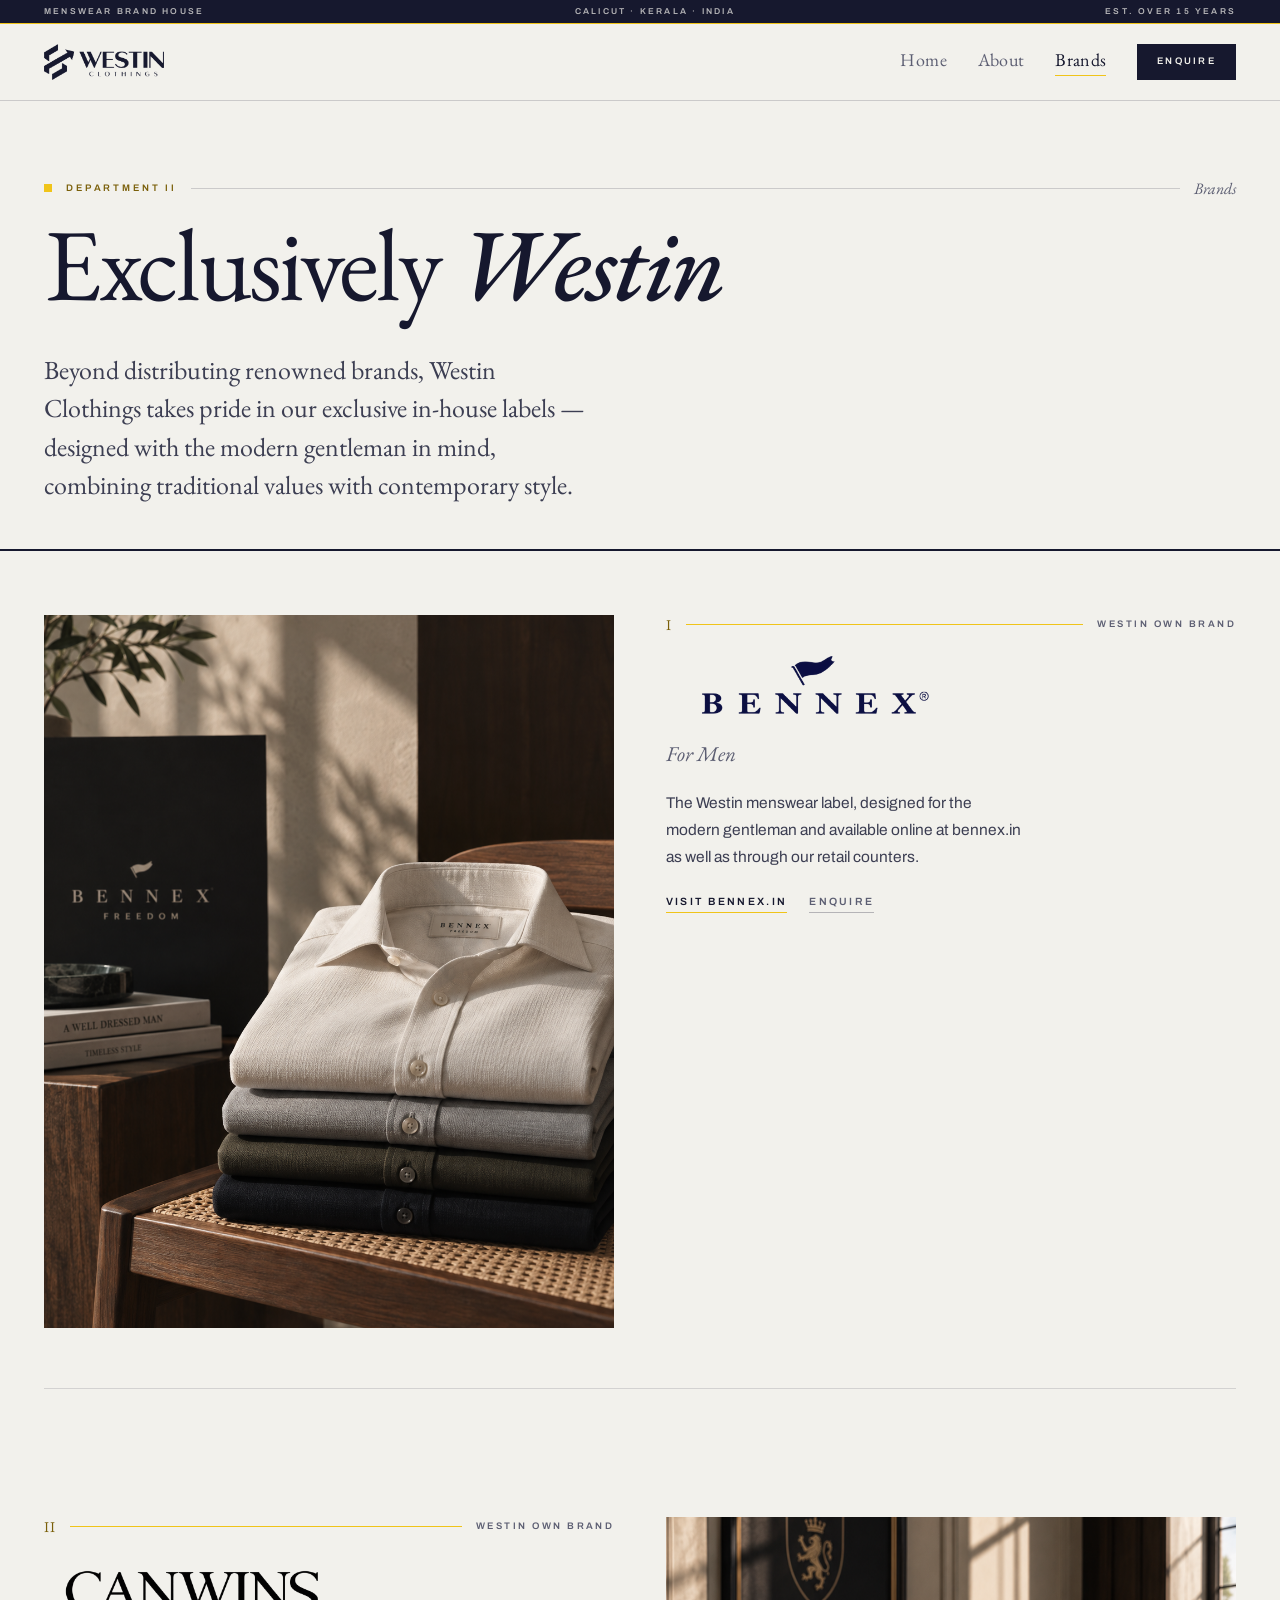
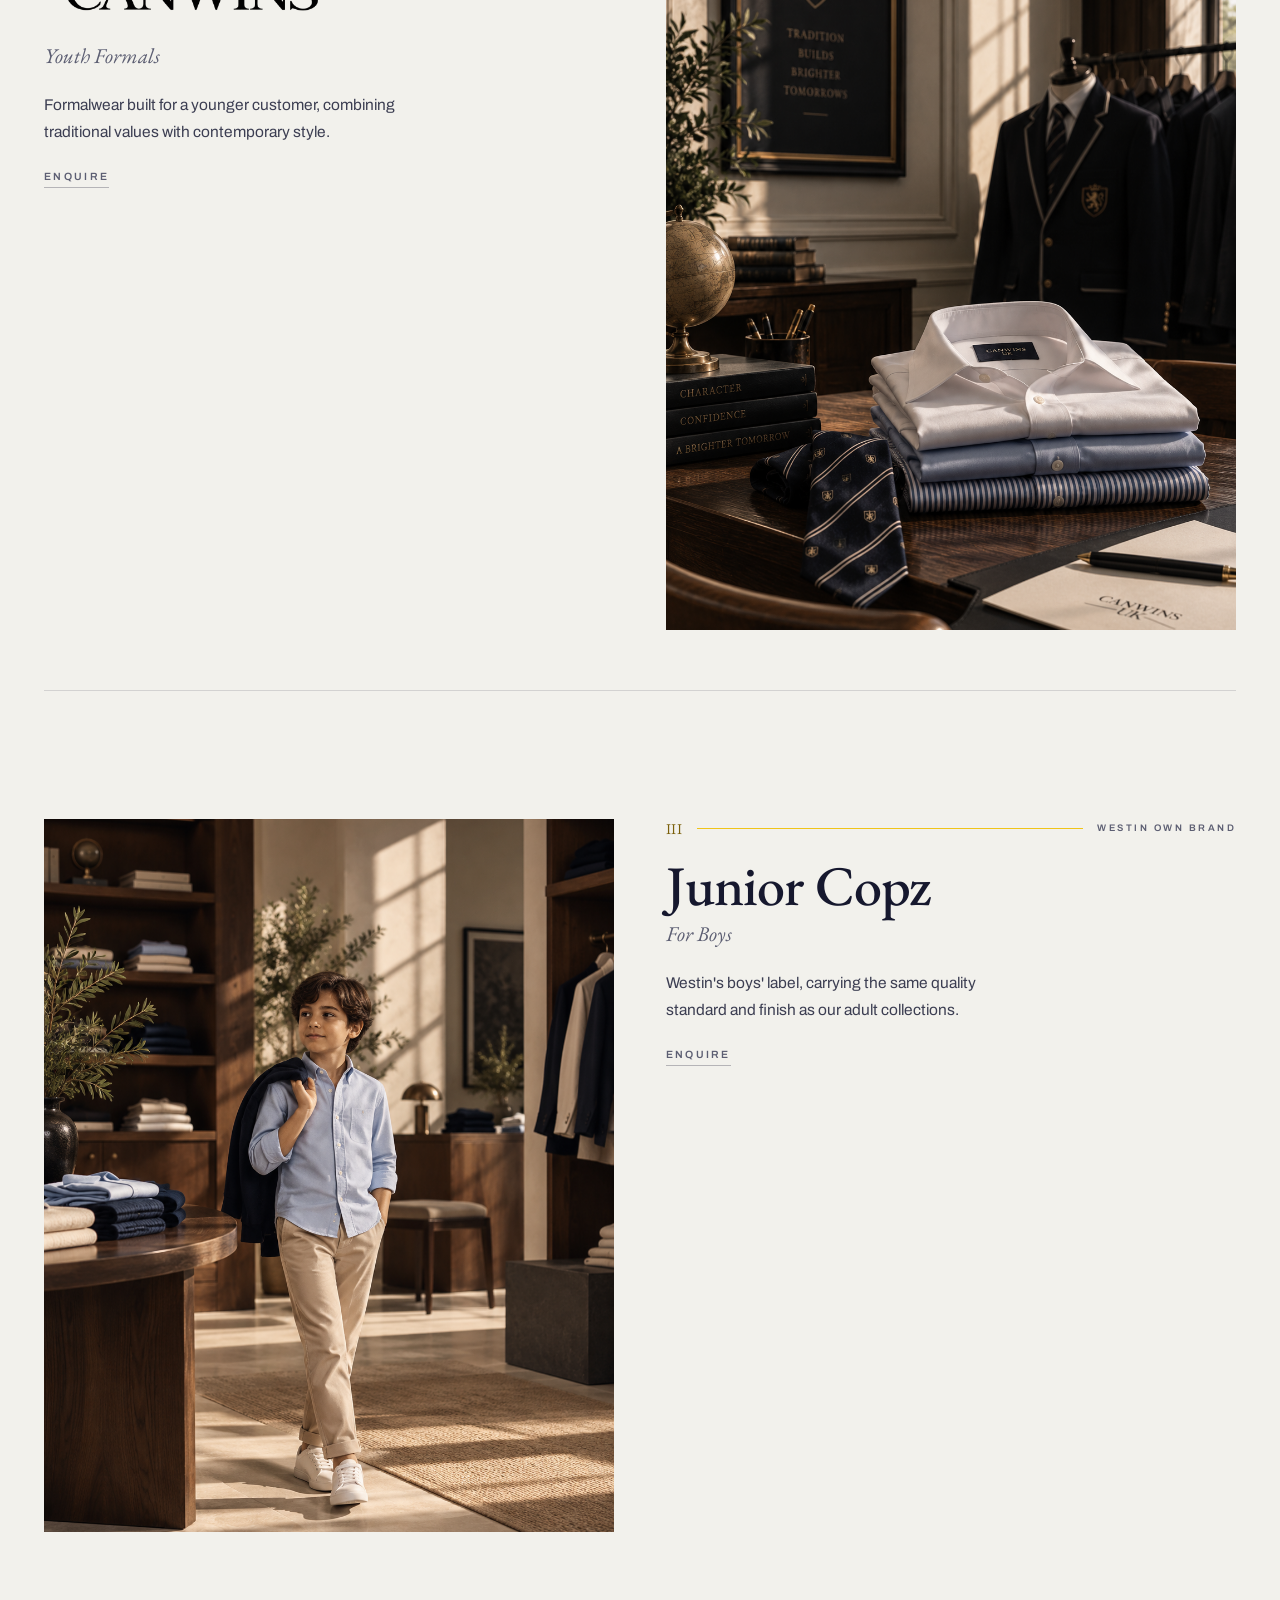
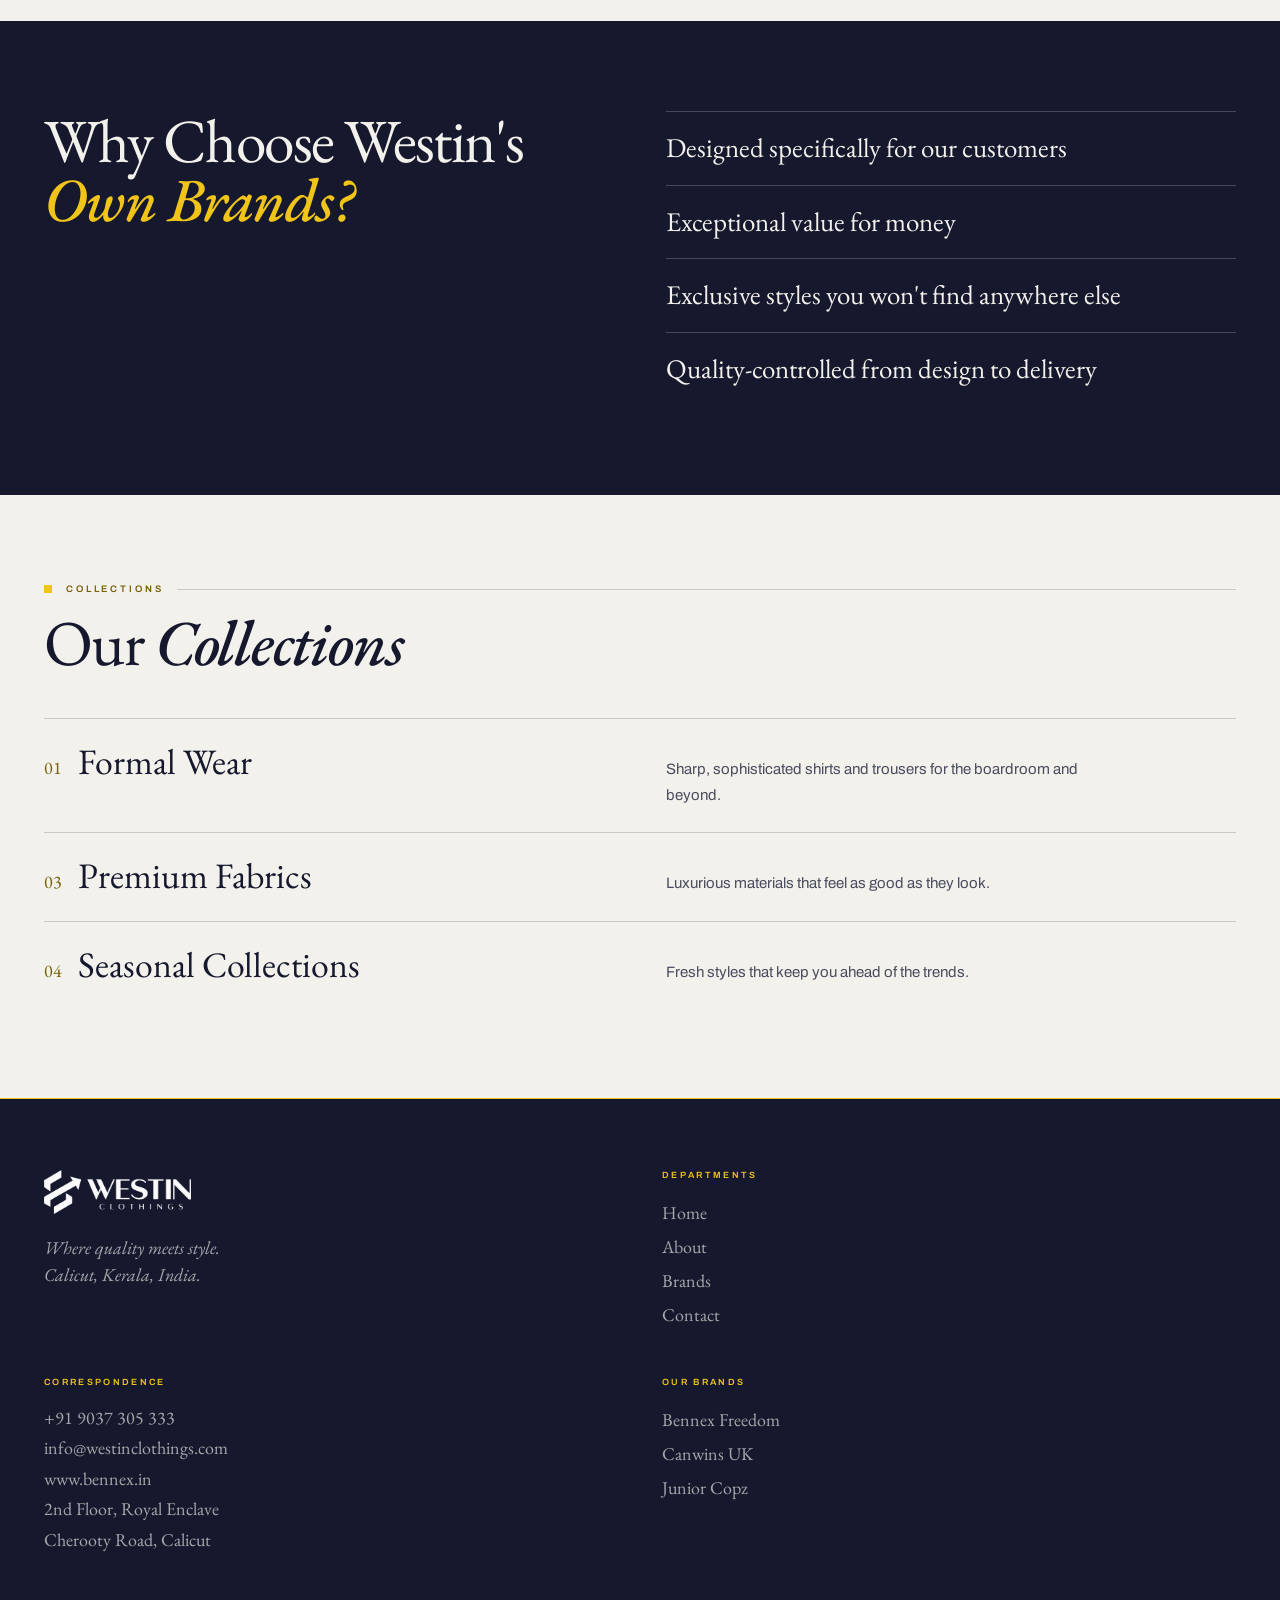
<file: brands.html>
<!DOCTYPE html>
<html lang="en">
<head>
<!-- Google tag (gtag.js) -->
<script async src="https://www.googletagmanager.com/gtag/js?id=G-RJKRMCG3GY"></script>
<script>
  window.dataLayer = window.dataLayer || [];
  function gtag(){dataLayer.push(arguments);}
  gtag('js', new Date());

  gtag('config', 'G-RJKRMCG3GY');
</script>
<meta charset="utf-8">
<meta name="viewport" content="width=device-width, initial-scale=1">
<title>Our Brands — Bennex Freedom, Canwins UK &amp; Junior Copz | Westin Clothings</title>
<meta name="description" content="Westin Clothings designs three exclusive in-house labels: Bennex Freedom for men, Canwins UK youth formals and Junior Copz for boys.">
<meta name="robots" content="index, follow">
<meta name="author" content="Westin Clothings">
<meta name="theme-color" content="#16182E">
<link rel="icon" href="favicon.ico" sizes="any">
<link rel="icon" href="assets/favicon-32.png" type="image/png" sizes="32x32">
<link rel="icon" href="assets/favicon-16.png" type="image/png" sizes="16x16">
<link rel="icon" href="assets/favicon-192.png" type="image/png" sizes="192x192">
<link rel="icon" href="assets/favicon-512.png" type="image/png" sizes="512x512">
<link rel="apple-touch-icon" href="assets/apple-touch-icon.png">
<link rel="canonical" href="https://www.westinclothings.com/brands.html">
<meta property="og:type" content="website">
<meta property="og:site_name" content="Westin Clothings">
<meta property="og:title" content="Our Brands — Bennex Freedom, Canwins UK &amp; Junior Copz | Westin Clothings">
<meta property="og:description" content="Westin Clothings designs three exclusive in-house labels: Bennex Freedom for men, Canwins UK youth formals and Junior Copz for boys.">
<meta property="og:image" content="https://www.westinclothings.com/assets/brand-bennex-shirts.png">
<meta property="og:image:alt" content="A stack of folded Bennex Freedom shirts beside the brand box">
<meta property="og:url" content="https://www.westinclothings.com/brands.html">
<meta property="og:locale" content="en_IN">
<meta name="twitter:card" content="summary_large_image">
<meta name="twitter:title" content="Our Brands — Bennex Freedom, Canwins UK &amp; Junior Copz | Westin Clothings">
<meta name="twitter:description" content="Westin Clothings designs three exclusive in-house labels: Bennex Freedom for men, Canwins UK youth formals and Junior Copz for boys.">
<meta name="twitter:image" content="https://www.westinclothings.com/assets/brand-bennex-shirts.png">
<script type="application/ld+json">
{
  "@context": "https://schema.org",
  "@type": "Organization",
  "name": "Westin Clothings",
  "description": "Menswear brand house in Calicut, Kerala. Distributes renowned labels and designs its own in-house brands, sold through premium retail counters across India.",
  "slogan": "Where quality meets style.",
  "url": "https://www.westinclothings.com/",
  "telephone": "+91-9037-305-333",
  "areaServed": "IN",
  "address": [
    {
      "@type": "PostalAddress",
      "streetAddress": "2nd Floor, Royal Enclave, Kurial Line, Cherooty Road",
      "addressLocality": "Calicut",
      "addressRegion": "Kerala",
      "addressCountry": "IN"
    },
    {
      "@type": "PostalAddress",
      "streetAddress": "Bennex club inc, Master mind 3, Royal palm, Arey colony",
      "addressLocality": "Mumbai",
      "addressCountry": "IN"
    }
  ],
  "brand": [
    { "@type": "Brand", "name": "Bennex Freedom" },
    { "@type": "Brand", "name": "Canwins UK" },
    { "@type": "Brand", "name": "Junior Copz" }
  ],
  "sameAs": ["https://www.bennex.in"]
}
</script>
<link rel="preconnect" href="https://fonts.googleapis.com">
<link rel="preconnect" href="https://fonts.gstatic.com" crossorigin>
<link href="https://fonts.googleapis.com/css2?family=EB+Garamond:ital,wght@0,400;0,500;0,600;1,400;1,500&family=Archivo:wght@400;500;600&display=swap" rel="stylesheet">
<link rel="stylesheet" href="css/style.css?v=7">
</head>
<body>

<header class="site-header">
  <div class="runhead">
    <div class="runhead-row">
      <span>Menswear Brand House</span>
      <span class="runhead-second">Calicut · Kerala · India</span>
      <span class="runhead-third">Est. Over 15 Years</span>
    </div>
  </div>
  <div class="nav-row">
    <a class="brand-mark" href="index.html" aria-label="Westin Clothings home">
      <img src="assets/westin-logo-lockup-navy.png" alt="Westin Clothings">
    </a>
    <nav class="nav-wide" aria-label="Primary">
      <a href="index.html">Home</a>
      <a href="about.html">About</a>
      <a href="brands.html" aria-current="page">Brands</a>
      <a class="btn-enquire" href="contact.html">Enquire</a>
    </nav>
    <button class="nav-toggle" aria-label="Open menu" aria-expanded="false">
      <span></span><span></span><span></span>
    </button>
  </div>
  <nav class="nav-panel" aria-label="Mobile" hidden>
    <a href="index.html">Home</a>
    <a href="about.html">About</a>
    <a href="brands.html" aria-current="page">Brands</a>
    <a class="btn-enquire" href="contact.html">Enquire</a>
  </nav>
</header>

<main>

  <div class="section section--tight-top">
    <div class="eyebrow"><span class="sq"></span><span class="label">Department II</span><span class="rule"></span><span class="folio" data-folio="1">Brands</span></div>
    <h1 style="font-size: clamp(42px,8vw,116px); line-height: 0.92; letter-spacing: -0.03em; margin-bottom: clamp(24px,3.5vw,40px); max-width: 15ch;">Exclusively <em>Westin</em></h1>
    <p class="deck" style="max-width: 46ch;">Beyond distributing renowned brands, Westin Clothings takes pride in our exclusive in-house labels — designed with the modern gentleman in mind, combining traditional values with contemporary style.</p>
  </div>

  <div class="section" style="padding-top: clamp(36px,5vw,64px); border-top: 2px solid var(--navy);">
    <div style="display: flex; flex-direction: column; gap: clamp(36px,5vw,64px);">

      <div class="brand-block">
        <div class="brand-photo">
          <img src="assets/brand-bennex-shirts.png" alt="A stack of folded Bennex Freedom shirts beside the brand box">
        </div>
        <div>
          <div class="brand-index-row">
            <div class="idx">I</div>
            <div class="rule"></div>
            <div class="kicker">Westin own brand</div>
          </div>
          <div class="brand-logo"><img src="assets/logo-bennex-new.webp" alt="Bennex Freedom logo"></div>
          <div class="brand-segment">For Men</div>
          <p class="brand-desc">The Westin menswear label, designed for the modern gentleman and available online at bennex.in as well as through our retail counters.</p>
          <div class="brand-links">
            <a class="link-gold" href="https://www.bennex.in" target="_blank" rel="noopener">Visit bennex.in</a>
            <a class="link-quiet" href="contact.html">Enquire</a>
          </div>
        </div>
      </div>

      <div class="brand-block photo-right">
        <div class="brand-photo">
          <img src="assets/brand-canwins-shirts.png" alt="Folded Canwins UK shirting with a striped tie and school blazer behind">
        </div>
        <div>
          <div class="brand-index-row">
            <div class="idx">II</div>
            <div class="rule"></div>
            <div class="kicker">Westin own brand</div>
          </div>
          <div class="brand-logo"><img class="logo-canwins" src="assets/logo-canwins-new.webp" alt="Canwins UK logo"></div>
          <div class="brand-segment">Youth Formals</div>
          <p class="brand-desc">Formalwear built for a younger customer, combining traditional values with contemporary style.</p>
          <div class="brand-links">
            <a class="link-quiet" href="contact.html">Enquire</a>
          </div>
        </div>
      </div>

      <div class="brand-block">
        <div class="brand-photo">
          <img src="assets/brand-juniorcopz-boy.png" alt="A boy in a Junior Copz shirt and chinos in the store">
        </div>
        <div>
          <div class="brand-index-row">
            <div class="idx">III</div>
            <div class="rule"></div>
            <div class="kicker">Westin own brand</div>
          </div>
          <h3 class="brand-name">Junior Copz</h3>
          <div class="brand-segment">For Boys</div>
          <p class="brand-desc">Westin's boys' label, carrying the same quality standard and finish as our adult collections.</p>
          <div class="brand-links">
            <a class="link-quiet" href="contact.html">Enquire</a>
          </div>
        </div>
      </div>

    </div>
  </div>

  <div class="band--dark">
    <div class="section">
      <div class="grid-2" style="grid-template-columns: repeat(auto-fit, minmax(min(100%, max(280px, 44%)), 1fr));">
        <h2 class="on-navy" style="font-size: clamp(32px,4.8vw,66px); line-height: 0.96; letter-spacing: -0.025em;">Why Choose Westin's <em style="color: var(--gold);">Own Brands?</em></h2>
        <div>
          <div class="why-row on-navy">Designed specifically for our customers</div>
          <div class="why-row on-navy">Exceptional value for money</div>
          <div class="why-row on-navy">Exclusive styles you won't find anywhere else</div>
          <div class="why-row on-navy">Quality-controlled from design to delivery</div>
        </div>
      </div>
    </div>
  </div>

  <div class="section">
    <div class="eyebrow"><span class="sq"></span><span class="label">Collections</span><span class="rule"></span></div>
    <h2 style="font-size: clamp(32px,5vw,70px); line-height: 0.96; letter-spacing: -0.025em; margin-bottom: clamp(26px,3.5vw,44px);">Our <em>Collections</em></h2>
    <div class="spec-row">
      <div class="head"><div class="n">01</div><div class="title">Formal Wear</div></div>
      <div class="desc">Sharp, sophisticated shirts and trousers for the boardroom and beyond.</div>
    </div>
    <div class="spec-row">
      <div class="head"><div class="n">03</div><div class="title">Premium Fabrics</div></div>
      <div class="desc">Luxurious materials that feel as good as they look.</div>
    </div>
    <div class="spec-row">
      <div class="head"><div class="n">04</div><div class="title">Seasonal Collections</div></div>
      <div class="desc">Fresh styles that keep you ahead of the trends.</div>
    </div>
  </div>

</main>

<footer class="site-footer">
  <div class="footer-grid">
    <div>
      <img src="assets/westin-logo-lockup-white.png" alt="Westin Clothings">
      <div class="footer-tagline">Where quality meets style.<br>Calicut, Kerala, India.</div>
    </div>
    <div>
      <div class="footer-heading">Departments</div>
      <nav>
        <a href="index.html">Home</a>
        <a href="about.html">About</a>
        <a href="brands.html">Brands</a>
        <a href="contact.html">Contact</a>
      </nav>
    </div>
    <div>
      <div class="footer-heading">Correspondence</div>
      <div class="footer-correspondence">+91 9037 305 333<br><a href="mailto:info@westinclothings.com">info@westinclothings.com</a><br><a href="https://www.bennex.in" target="_blank" rel="noopener">www.bennex.in</a><br>2nd Floor, Royal Enclave<br>Cherooty Road, Calicut</div>
    </div>
    <div>
      <div class="footer-heading">Our brands</div>
      <div class="footer-brands">Bennex Freedom<br>Canwins UK<br>Junior Copz</div>
    </div>
  </div>
</footer>

<script src="js/main.js"></script>
</body>
</html>
</file>
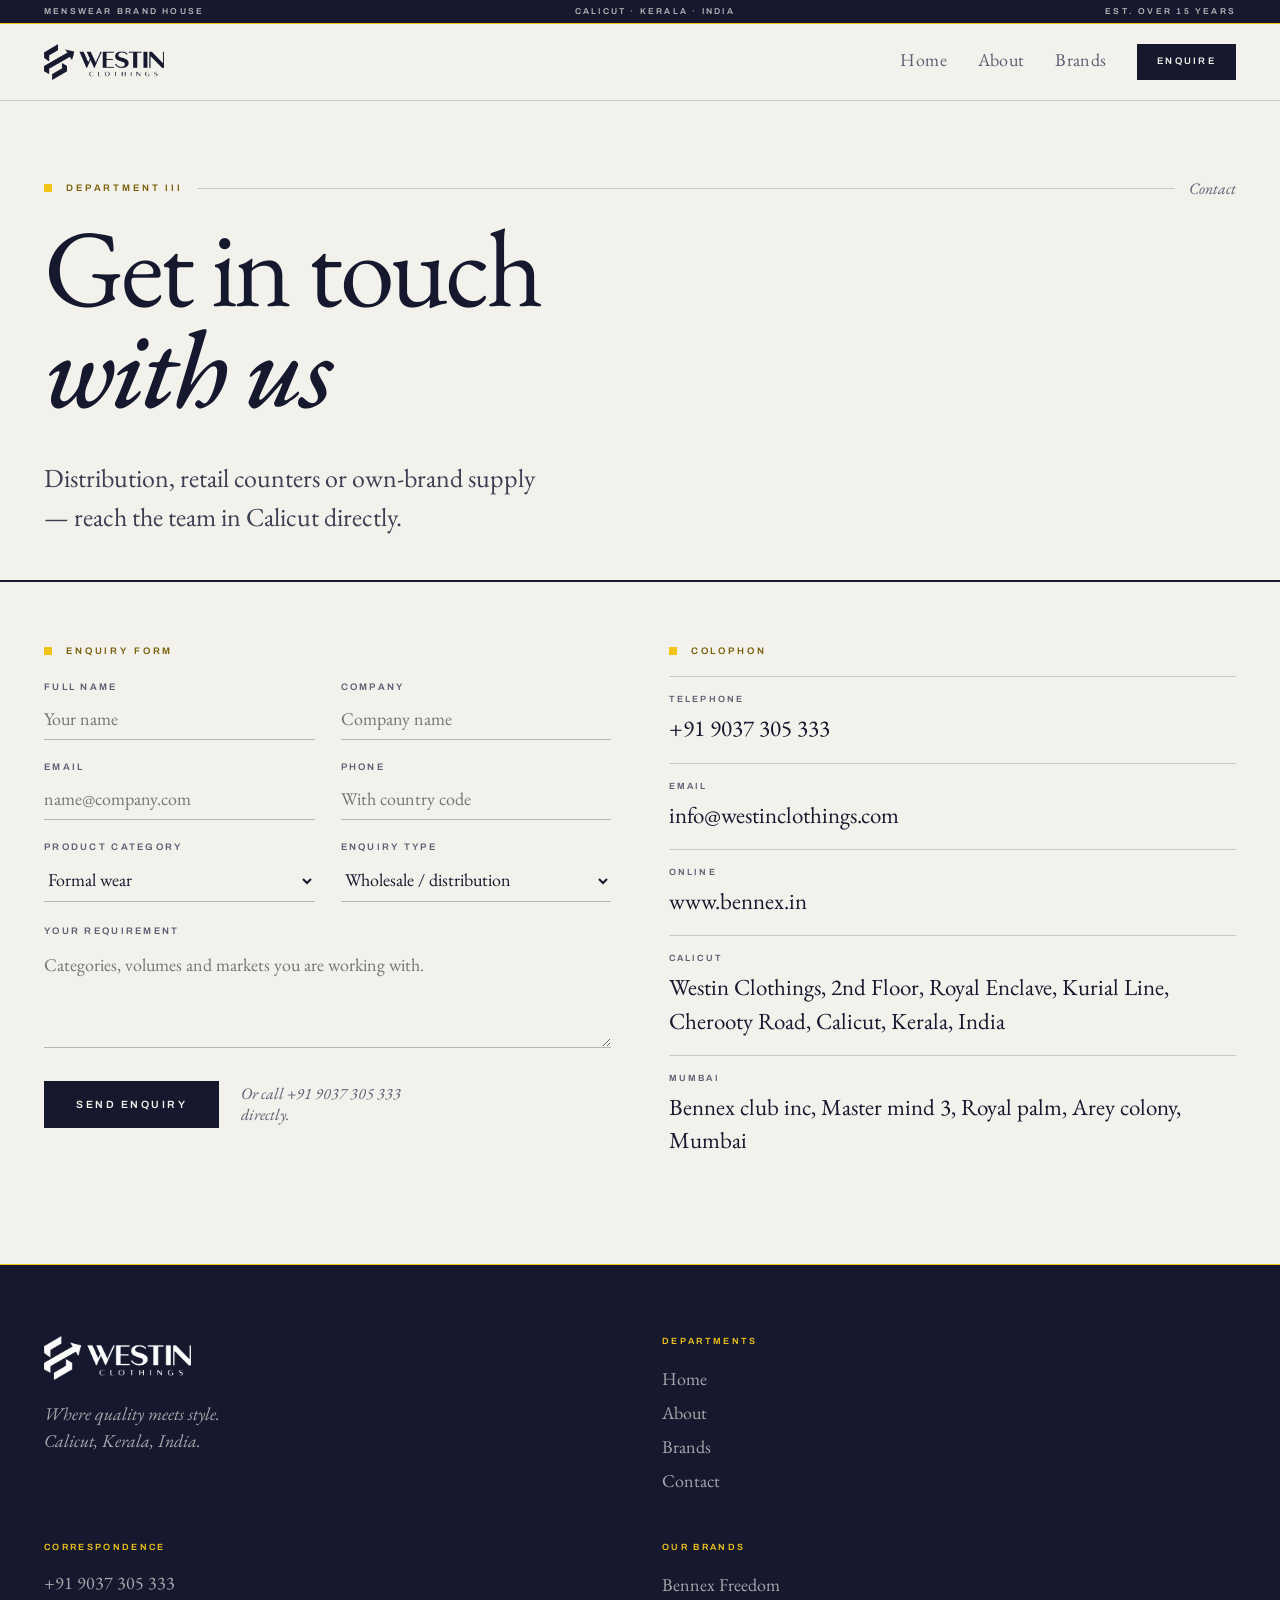
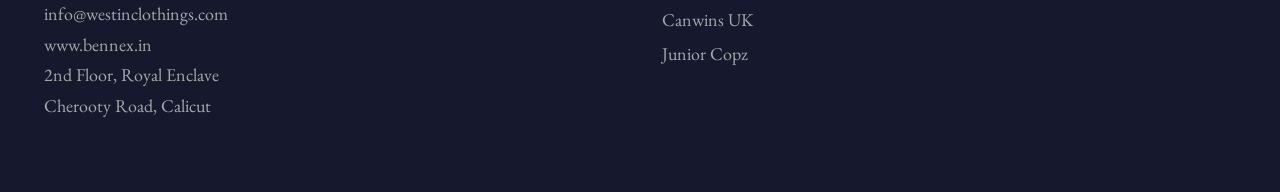
<file: contact.html>
<!DOCTYPE html>
<html lang="en">
<head>
<!-- Google tag (gtag.js) -->
<script async src="https://www.googletagmanager.com/gtag/js?id=G-RJKRMCG3GY"></script>
<script>
  window.dataLayer = window.dataLayer || [];
  function gtag(){dataLayer.push(arguments);}
  gtag('js', new Date());

  gtag('config', 'G-RJKRMCG3GY');
</script>
<meta charset="utf-8">
<meta name="viewport" content="width=device-width, initial-scale=1">
<title>Contact Westin Clothings — Calicut, Kerala</title>
<meta name="description" content="Reach Westin Clothings in Calicut for distribution, retail counters or own-brand supply. Call +91 9037 305 333.">
<meta name="robots" content="index, follow">
<meta name="author" content="Westin Clothings">
<meta name="theme-color" content="#16182E">
<link rel="icon" href="favicon.ico" sizes="any">
<link rel="icon" href="assets/favicon-32.png" type="image/png" sizes="32x32">
<link rel="icon" href="assets/favicon-16.png" type="image/png" sizes="16x16">
<link rel="icon" href="assets/favicon-192.png" type="image/png" sizes="192x192">
<link rel="icon" href="assets/favicon-512.png" type="image/png" sizes="512x512">
<link rel="apple-touch-icon" href="assets/apple-touch-icon.png">
<link rel="canonical" href="https://www.westinclothings.com/contact.html">
<meta property="og:type" content="website">
<meta property="og:site_name" content="Westin Clothings">
<meta property="og:title" content="Contact Westin Clothings — Calicut, Kerala">
<meta property="og:description" content="Reach Westin Clothings in Calicut for distribution, retail counters or own-brand supply. Call +91 9037 305 333.">
<meta property="og:image" content="https://www.westinclothings.com/assets/about-hero-storefront.png">
<meta property="og:image:alt" content="The Westin Clothings storefront in Calicut">
<meta property="og:url" content="https://www.westinclothings.com/contact.html">
<meta property="og:locale" content="en_IN">
<meta name="twitter:card" content="summary_large_image">
<meta name="twitter:title" content="Contact Westin Clothings — Calicut, Kerala">
<meta name="twitter:description" content="Reach Westin Clothings in Calicut for distribution, retail counters or own-brand supply. Call +91 9037 305 333.">
<meta name="twitter:image" content="https://www.westinclothings.com/assets/about-hero-storefront.png">
<script type="application/ld+json">
{
  "@context": "https://schema.org",
  "@type": "Organization",
  "name": "Westin Clothings",
  "description": "Menswear brand house in Calicut, Kerala. Distributes renowned labels and designs its own in-house brands, sold through premium retail counters across India.",
  "slogan": "Where quality meets style.",
  "url": "https://www.westinclothings.com/",
  "telephone": "+91-9037-305-333",
  "areaServed": "IN",
  "address": [
    {
      "@type": "PostalAddress",
      "streetAddress": "2nd Floor, Royal Enclave, Kurial Line, Cherooty Road",
      "addressLocality": "Calicut",
      "addressRegion": "Kerala",
      "addressCountry": "IN"
    },
    {
      "@type": "PostalAddress",
      "streetAddress": "Bennex club inc, Master mind 3, Royal palm, Arey colony",
      "addressLocality": "Mumbai",
      "addressCountry": "IN"
    }
  ],
  "brand": [
    { "@type": "Brand", "name": "Bennex Freedom" },
    { "@type": "Brand", "name": "Canwins UK" },
    { "@type": "Brand", "name": "Junior Copz" }
  ],
  "sameAs": ["https://www.bennex.in"]
}
</script>
<link rel="preconnect" href="https://fonts.googleapis.com">
<link rel="preconnect" href="https://fonts.gstatic.com" crossorigin>
<link href="https://fonts.googleapis.com/css2?family=EB+Garamond:ital,wght@0,400;0,500;0,600;1,400;1,500&family=Archivo:wght@400;500;600&display=swap" rel="stylesheet">
<link rel="stylesheet" href="css/style.css?v=7">
</head>
<body>

<header class="site-header">
  <div class="runhead">
    <div class="runhead-row">
      <span>Menswear Brand House</span>
      <span class="runhead-second">Calicut · Kerala · India</span>
      <span class="runhead-third">Est. Over 15 Years</span>
    </div>
  </div>
  <div class="nav-row">
    <a class="brand-mark" href="index.html" aria-label="Westin Clothings home">
      <img src="assets/westin-logo-lockup-navy.png" alt="Westin Clothings">
    </a>
    <nav class="nav-wide" aria-label="Primary">
      <a href="index.html">Home</a>
      <a href="about.html">About</a>
      <a href="brands.html">Brands</a>
      <a class="btn-enquire" href="contact.html" aria-current="page">Enquire</a>
    </nav>
    <button class="nav-toggle" aria-label="Open menu" aria-expanded="false">
      <span></span><span></span><span></span>
    </button>
  </div>
  <nav class="nav-panel" aria-label="Mobile" hidden>
    <a href="index.html">Home</a>
    <a href="about.html">About</a>
    <a href="brands.html">Brands</a>
    <a class="btn-enquire" href="contact.html" aria-current="page">Enquire</a>
  </nav>
</header>

<main>

  <div class="section section--tight-top">
    <div class="eyebrow"><span class="sq"></span><span class="label">Department III</span><span class="rule"></span><span class="folio" data-folio="1">Contact</span></div>
    <h1 style="font-size: clamp(44px,8.6vw,124px); line-height: 0.92; letter-spacing: -0.03em; margin-bottom: clamp(24px,3.5vw,40px); max-width: 13ch;">Get in touch <em>with us</em></h1>
    <p class="deck">Distribution, retail counters or own-brand supply — reach the team in Calicut directly.</p>
  </div>

  <div class="section" style="padding-top: clamp(36px,5vw,68px); border-top: 2px solid var(--navy);">
    <div class="grid-2" style="grid-template-columns: repeat(auto-fit, minmax(min(100%, max(290px, 45%)), 1fr)); gap: clamp(32px,4.5vw,72px);">
      <div>
        <div class="eyebrow" style="margin-bottom: 26px;"><span class="sq"></span><span class="label">Enquiry form</span></div>
        <form data-enquiry-form novalidate action="https://script.google.com/macros/s/AKfycbybvpDLdAXFzxrWi396qQNOEOO20Qq34AbqoPmwEfVYdsJyeUvbvTE0o6GU64lAAwHA/exec" method="POST" target="enquiry-hidden-frame">
          <div class="form-grid">
            <label class="field">
              <span>Full name</span>
              <input type="text" name="name" placeholder="Your name" required>
            </label>
            <label class="field">
              <span>Company</span>
              <input type="text" name="company" placeholder="Company name">
            </label>
            <label class="field">
              <span>Email</span>
              <input type="email" name="email" placeholder="name@company.com" required>
            </label>
            <label class="field">
              <span>Phone</span>
              <input type="tel" name="phone" placeholder="With country code">
            </label>
            <label class="field">
              <span>Product category</span>
              <select name="category">
                <option>Formal wear</option>
                <option>Casual essentials</option>
                <option>Premium fabrics</option>
                <option>Seasonal collections</option>
                <option>Youth formals</option>
                <option>Party wear</option>
                <option>Boys wear</option>
              </select>
            </label>
            <label class="field">
              <span>Enquiry type</span>
              <select name="enquiry_type">
                <option>Wholesale / distribution</option>
                <option>Retail counter partnership</option>
                <option>Own-brand supply</option>
                <option>General enquiry</option>
              </select>
            </label>
          </div>
          <label class="field field-full">
            <span>Your requirement</span>
            <textarea name="requirement" rows="3" placeholder="Categories, volumes and markets you are working with."></textarea>
          </label>
          <label class="hp-field" aria-hidden="true" style="position: absolute; left: -9999px; width: 1px; height: 1px; overflow: hidden;">
            <span>Website</span>
            <input type="text" name="website" tabindex="-1" autocomplete="off">
          </label>
          <div class="form-actions">
            <button type="submit" class="btn-dark" style="border: 0; cursor: pointer; font-family: var(--sans);">Send enquiry</button>
            <div class="form-status" data-form-status>Or call +91 9037 305 333 directly.</div>
          </div>
        </form>
        <iframe name="enquiry-hidden-frame" style="display: none;" aria-hidden="true" title="Enquiry submission target"></iframe>
      </div>
      <div>
        <div class="eyebrow" style="margin-bottom: 20px;"><span class="sq"></span><span class="label">Colophon</span></div>
        <div class="colophon">
          <div class="line"><div class="l">Telephone</div><div class="v">+91 9037 305 333</div></div>
          <div class="line"><div class="l">Email</div><div class="v"><a href="mailto:info@westinclothings.com">info@westinclothings.com</a></div></div>
          <div class="line"><div class="l">Online</div><div class="v">www.bennex.in</div></div>
          <div class="line"><div class="l">Calicut</div><div class="v">Westin Clothings, 2nd Floor, Royal Enclave, Kurial Line, Cherooty Road, Calicut, Kerala, India</div></div>
          <div class="line"><div class="l">Mumbai</div><div class="v">Bennex club inc, Master mind 3, Royal palm, Arey colony, Mumbai</div></div>
        </div>
      </div>
    </div>
  </div>

</main>

<footer class="site-footer">
  <div class="footer-grid">
    <div>
      <img src="assets/westin-logo-lockup-white.png" alt="Westin Clothings">
      <div class="footer-tagline">Where quality meets style.<br>Calicut, Kerala, India.</div>
    </div>
    <div>
      <div class="footer-heading">Departments</div>
      <nav>
        <a href="index.html">Home</a>
        <a href="about.html">About</a>
        <a href="brands.html">Brands</a>
        <a href="contact.html">Contact</a>
      </nav>
    </div>
    <div>
      <div class="footer-heading">Correspondence</div>
      <div class="footer-correspondence">+91 9037 305 333<br><a href="mailto:info@westinclothings.com">info@westinclothings.com</a><br><a href="https://www.bennex.in" target="_blank" rel="noopener">www.bennex.in</a><br>2nd Floor, Royal Enclave<br>Cherooty Road, Calicut</div>
    </div>
    <div>
      <div class="footer-heading">Our brands</div>
      <div class="footer-brands">Bennex Freedom<br>Canwins UK<br>Junior Copz</div>
    </div>
  </div>
</footer>

<script src="js/main.js"></script>
</body>
</html>
</file>
<file: css/style.css>
/* Westin Clothings — B2B site stylesheet
   Editorial magazine system: EB Garamond display / Archivo body,
   navy + paper stock, gold hairlines, roman index numerals. */

:root {
  --navy: #16182E;
  --navy-2: #14163F;
  --gold: #F0C419;
  --gold-hover: #FFD84D;
  --eyebrow: #7A5F09;
  --muted: #5C5E72;
  --ink: #3C3E52;
  --ink-soft: #4A4C5E;
  --paper: #F2F1EC;
  --rule: rgba(22, 24, 46, 0.18);
  --rule-soft: rgba(22, 24, 46, 0.14);
  --rule-strong: rgba(22, 24, 46, 0.28);
  --on-navy: #F2F1EC;
  --on-navy-soft: rgba(242, 241, 236, 0.66);
  --on-navy-rule: rgba(242, 241, 236, 0.22);
  --serif: 'EB Garamond', Georgia, serif;
  --sans: Archivo, Helvetica, sans-serif;
  --max: 1280px;
  --pad: clamp(18px, 4vw, 44px);
}

*, *::before, *::after { box-sizing: border-box; }

html { scroll-behavior: smooth; }

body {
  margin: 0;
  background: var(--paper);
  color: var(--ink);
  font-family: var(--sans);
  -webkit-font-smoothing: antialiased;
  min-height: 100vh;
}

a { color: var(--navy); text-decoration: none; }
a:hover { color: var(--eyebrow); }
::selection { background: var(--gold); color: var(--navy); }

img { max-width: 100%; }

.wrap {
  max-width: var(--max);
  margin: 0 auto;
  padding-left: var(--pad);
  padding-right: var(--pad);
}

/* ---------- Motion: baseline is the settled layout; motion is opt-in
   via a class, transform-only, so a failed/frozen animation never hides
   or displaces content. ---------- */
@keyframes westinRiseIn { from { transform: translateY(20px); } }
@keyframes westinPlateIn { from { transform: translateY(32px); } }
@media (prefers-reduced-motion: no-preference) {
  .wx-rise { animation: westinRiseIn 860ms cubic-bezier(0.22, 0.61, 0.28, 1); }
  .wx-plate { animation: westinPlateIn 1150ms cubic-bezier(0.22, 0.61, 0.28, 1); }
}

/* ---------- Header ---------- */
.site-header {
  position: sticky;
  top: 0;
  z-index: 50;
  background: var(--paper);
  border-bottom: 1px solid var(--rule);
}

.runhead {
  border-bottom: 1px solid var(--gold);
  background: var(--navy);
}
.runhead-row {
  max-width: var(--max);
  margin: 0 auto;
  padding: 7px var(--pad);
  display: flex;
  gap: 18px;
  justify-content: space-between;
  font-size: 8.5px;
  font-weight: 600;
  letter-spacing: 0.26em;
  text-transform: uppercase;
  color: rgba(242, 241, 236, 0.72);
  overflow: hidden;
}
.runhead-row span { white-space: nowrap; }
@media (max-width: 999px) { .runhead-third { display: none !important; } }
@media (max-width: 719px) { .runhead-second { display: none !important; } }

.nav-row {
  max-width: var(--max);
  margin: 0 auto;
  padding: 0 var(--pad);
  display: flex;
  align-items: center;
  justify-content: space-between;
  gap: 18px;
  min-height: 76px;
}

.brand-mark { display: flex; align-items: center; flex: none; }
.brand-mark img { height: clamp(28px, 3.6vw, 36px); width: auto; display: block; }

.nav-wide { display: flex; align-items: center; gap: clamp(16px, 2.4vw, 34px); }
.nav-wide a {
  font-family: var(--serif);
  font-size: 18px;
  letter-spacing: 0.02em;
  white-space: nowrap;
  padding-bottom: 4px;
  color: var(--muted);
  border-bottom: 1px solid transparent;
}
.nav-wide a:hover { color: var(--eyebrow); }
.nav-wide a[aria-current="page"] { color: var(--navy); border-bottom-color: var(--gold); }

.site-header .btn-enquire {
  font-family: var(--sans);
  font-size: 9.5px;
  font-weight: 600;
  letter-spacing: 0.24em;
  text-transform: uppercase;
  background: var(--navy);
  color: var(--on-navy);
  padding: 13px 20px;
  white-space: nowrap;
  display: inline-flex;
  align-items: center;
  justify-content: center;
  line-height: 1;
  border-bottom: none;
}
.site-header .btn-enquire:hover { background: var(--navy-2); color: var(--on-navy); }
.nav-wide a.btn-enquire[aria-current="page"],
.nav-panel a.btn-enquire[aria-current="page"] { color: var(--on-navy); border-bottom-color: transparent; }

.nav-toggle {
  display: none;
  flex-direction: column;
  justify-content: center;
  gap: 6px;
  width: 46px;
  height: 46px;
  align-items: flex-end;
  flex: none;
  background: none;
  border: 0;
  cursor: pointer;
  padding: 0;
}
.nav-toggle span { display: block; height: 1px; background: var(--navy); }
.nav-toggle span:first-child { width: 26px; }
.nav-toggle span:nth-child(2) { width: 26px; }
.nav-toggle span:last-child { width: 15px; background: #C9A227; }

.nav-panel { border-top: 1px solid var(--rule-soft); padding: 6px var(--pad) 22px; }
.nav-panel a {
  display: block;
  font-family: var(--serif);
  font-size: 24px;
  padding: 15px 0;
  border-bottom: 1px solid var(--rule-soft);
  color: var(--muted);
}
.nav-panel a[aria-current="page"] { color: var(--navy); }
.nav-panel .btn-enquire { text-align: center; padding: 17px; margin-top: 20px; width: 100%; }
.nav-panel[hidden] { display: none; }

@media (max-width: 899px) { .nav-wide { display: none !important; } }
@media (min-width: 900px) { .nav-toggle { display: none !important; } .nav-panel { display: none !important; } }
@media (max-width: 899px) { .nav-toggle { display: flex; } }

/* ---------- Eyebrow labels ---------- */
.eyebrow {
  display: flex;
  align-items: center;
  gap: 14px;
  margin-bottom: 18px;
}
.eyebrow .sq {
  width: 8px;
  height: 8px;
  background: var(--gold);
  flex: none;
}
.eyebrow .label {
  font-size: 9.5px;
  font-weight: 600;
  letter-spacing: 0.3em;
  text-transform: uppercase;
  white-space: nowrap;
  color: var(--eyebrow);
}
.eyebrow .label.on-navy { color: var(--gold); }
.eyebrow .rule { height: 1px; flex: 1; background: var(--rule); }
.eyebrow .rule.on-navy { background: var(--on-navy-rule); }
.eyebrow .folio {
  font-family: var(--serif);
  font-style: italic;
  font-size: 16px;
  color: var(--muted);
}
@media (max-width: 559px) { .eyebrow .folio { display: none !important; } }

/* ---------- Section headings ---------- */
h1, h2, h3 { font-family: var(--serif); font-weight: 400; margin: 0; color: var(--navy); }
h1 em, h2 em, h3 em { font-style: italic; font-weight: 500; }
h2.on-navy, h1.on-navy { color: var(--on-navy); }

.deck {
  font-family: var(--serif);
  font-size: clamp(19px, 2.1vw, 26px);
  line-height: 1.48;
  color: var(--ink);
  margin: 0;
  max-width: 42ch;
}

/* ---------- Hero (home) ---------- */
.hero {
  position: relative;
  background: var(--navy);
  min-height: min(84vh, 760px);
  display: flex;
  align-items: center;
  justify-content: center;
  overflow: hidden;
}
.hero img {
  position: absolute;
  inset: 0;
  width: 100%;
  height: 100%;
  object-fit: cover;
  display: block;
}
.hero::after {
  content: "";
  position: absolute;
  inset: 0;
  pointer-events: none;
  background: linear-gradient(180deg, rgba(22, 24, 46, 0.5) 0%, rgba(22, 24, 46, 0.3) 45%, rgba(22, 24, 46, 0.72) 100%);
}
.hero-copy {
  position: relative;
  z-index: 1;
  width: 100%;
  max-width: var(--max);
  margin: 0 auto;
  padding: clamp(90px, 13vw, 170px) clamp(18px, 5vw, 64px);
}
.hero-copy h1 {
  font-size: clamp(42px, 7.6vw, 112px);
  line-height: 1.0;
  letter-spacing: -0.02em;
  color: var(--on-navy);
  margin: 0 auto;
  max-width: 17ch;
  text-align: center;
  text-wrap: balance;
}

.plate-caption {
  max-width: var(--max);
  margin: 0 auto;
  padding: 12px var(--pad) 0;
  display: flex;
  justify-content: space-between;
  gap: 20px;
}
.plate-caption .cap {
  font-family: var(--serif);
  font-style: italic;
  font-size: 15px;
  color: var(--muted);
}
.plate-caption .plate {
  font-size: 9px;
  font-weight: 600;
  letter-spacing: 0.24em;
  text-transform: uppercase;
  color: var(--eyebrow);
  white-space: nowrap;
}

/* ---------- Generic two-column feature grid ---------- */
.grid-2 {
  display: grid;
  grid-template-columns: repeat(auto-fit, minmax(min(100%, max(280px, 45%)), 1fr));
  gap: clamp(26px, 4vw, 56px);
  align-items: start;
}
.grid-2--tight { gap: clamp(24px, 3vw, 40px); }

.section { padding: clamp(52px, 7vw, 100px) var(--pad); max-width: var(--max); margin: 0 auto; }
.section--tight-top { padding-top: clamp(40px, 6vw, 84px); padding-bottom: clamp(28px, 4vw, 44px); }
.section--rule-top { border-top: 1px solid var(--rule); }
.section--dark { background: var(--navy); }
.section--dark .section { }
.band--dark { background: var(--navy); }

/* ---------- Stat strip ---------- */
.stats {
  display: grid;
  grid-template-columns: repeat(auto-fit, minmax(min(100%, max(140px, 45%)), 1fr));
  gap: clamp(24px, 3vw, 40px);
  border-top: 2px solid var(--navy);
  border-bottom: 1px solid var(--rule);
  padding: clamp(26px, 3.5vw, 40px) 0;
}
.stat-value {
  font-family: var(--serif);
  font-weight: 400;
  font-size: clamp(46px, 6vw, 80px);
  line-height: 0.88;
  letter-spacing: -0.03em;
  color: var(--navy);
  margin-bottom: 14px;
}
.stat-label {
  font-size: 9.5px;
  font-weight: 600;
  letter-spacing: 0.24em;
  text-transform: uppercase;
  color: var(--muted);
  line-height: 1.6;
}

/* ---------- Contents index (home) ---------- */
.contents-grid { display: grid; grid-template-columns: minmax(0, 1fr); gap: clamp(26px, 4vw, 52px); align-items: start; }
@media (min-width: 860px) { .contents-grid { grid-template-columns: minmax(0, 1fr) minmax(0, 2fr); } }
.contents-intro-deck {
  font-family: var(--serif);
  font-style: italic;
  font-size: clamp(22px, 2.6vw, 32px);
  line-height: 1.24;
  color: var(--navy);
}
.contents-list { min-width: 0; }
.contents-item {
  display: grid;
  grid-template-columns: 46px 1fr auto;
  gap: 18px;
  align-items: baseline;
  padding: 18px 0;
  border-bottom: 1px solid var(--rule);
}
.contents-item:hover { background: rgba(240, 196, 25, 0.09); }
.contents-item .n { font-family: var(--serif); font-size: 17px; color: var(--eyebrow); }
.contents-item .title { font-family: var(--serif); font-size: clamp(22px, 2.4vw, 30px); line-height: 1.12; color: var(--navy); margin-bottom: 5px; }
.contents-item .desc { font-size: 13.5px; line-height: 1.6; color: var(--muted); max-width: 48ch; }
.contents-item .read { font-size: 9px; font-weight: 600; letter-spacing: 0.22em; text-transform: uppercase; color: var(--eyebrow); white-space: nowrap; }

/* ---------- Numbered rows (advantage / values / collections spec rows) ---------- */
.numbered-row {
  display: grid;
  grid-template-columns: 52px 1fr;
  gap: 16px;
  align-items: start;
  padding: 22px 0;
  border-top: 1px solid var(--on-navy-rule);
}
.numbered-row .n { font-family: var(--serif); font-size: 20px; color: var(--gold); }
.numbered-row .title { font-family: var(--serif); font-size: clamp(22px, 2.4vw, 29px); line-height: 1.14; color: var(--on-navy); margin-bottom: 7px; }
.numbered-row .desc { font-size: 14.5px; line-height: 1.7; color: var(--on-navy-soft); }

.plate-figure {
  position: relative;
  width: 100%;
  aspect-ratio: 4 / 5;
  min-height: 280px;
  box-shadow: inset 0 0 0 1px var(--on-navy-rule);
  overflow: hidden;
}
.plate-figure img { position: absolute; inset: 0; width: 100%; height: 100%; object-fit: cover; display: block; }
.plate-figure-cap {
  font-family: var(--serif);
  font-style: italic;
  font-size: 15px;
  color: var(--on-navy-soft);
  padding-top: 11px;
  border-top: 1px solid var(--on-navy-rule);
  margin-top: 11px;
}

/* ---------- Collections cards ---------- */
.collections-grid {
  display: grid;
  grid-template-columns: repeat(auto-fit, minmax(min(100%, max(230px, 45%)), 1fr));
  gap: clamp(24px, 3vw, 44px);
}
.collection-card figure {
  position: relative;
  aspect-ratio: 3 / 4;
  box-shadow: inset 0 0 0 1px var(--rule-soft);
  overflow: hidden;
  margin: 0;
}
.collection-card img { position: absolute; inset: 0; width: 100%; height: 100%; object-fit: cover; display: block; }
.collection-card .body {
  display: flex;
  align-items: baseline;
  gap: 12px;
  padding-top: 13px;
  border-top: 1px solid var(--rule);
  margin-top: 13px;
}
.collection-card .n { font-family: var(--serif); font-size: 15px; color: var(--eyebrow); }
.collection-card .title { font-family: var(--serif); font-size: clamp(21px, 2.2vw, 27px); line-height: 1.12; color: var(--navy); margin-bottom: 6px; }
.collection-card .desc { font-size: 13.5px; line-height: 1.65; color: var(--muted); }

/* Collections spec rows (Brands page) */
.spec-row {
  display: grid;
  grid-template-columns: repeat(auto-fit, minmax(min(100%, max(220px, 40%)), 1fr));
  gap: 12px clamp(24px, 4vw, 56px);
  align-items: baseline;
  padding: 24px 0;
  border-top: 1px solid var(--rule);
}
.spec-row .head { display: flex; align-items: baseline; gap: 16px; }
.spec-row .n { font-family: var(--serif); font-size: 18px; color: var(--eyebrow); }
.spec-row .title { font-family: var(--serif); font-size: clamp(24px, 2.8vw, 36px); line-height: 1.08; color: var(--navy); }
.spec-row .desc { font-size: 15px; line-height: 1.75; color: var(--ink-soft); max-width: 46ch; }

/* ---------- Own brands (Home) ---------- */
.dropcap p { font-size: 16px; line-height: 1.8; color: var(--ink); margin: 0 0 20px; }
.dropcap .cap {
  float: left;
  font-family: var(--serif);
  font-size: 72px;
  line-height: 0.76;
  padding: 6px 12px 0 0;
  color: var(--navy);
}
.rule-left { border-left: 1px solid var(--rule); padding-left: clamp(20px, 3vw, 34px); }
.rule-left.on-navy { border-left-color: var(--on-navy-rule); }
.kicker { font-size: 9.5px; font-weight: 600; letter-spacing: 0.24em; text-transform: uppercase; color: var(--muted); margin-bottom: 20px; }
.kicker.on-navy { color: var(--on-navy-soft); }
.why-row { font-family: var(--serif); font-size: clamp(19px, 2vw, 24px); line-height: 1.3; color: var(--navy); padding: 15px 0; border-bottom: 1px solid var(--rule-soft); }
.why-row.on-navy { color: var(--on-navy); border-top: 1px solid var(--on-navy-rule); border-bottom: 0; padding: 19px 0; font-size: clamp(20px, 2.2vw, 27px); line-height: 1.28; }

.own-brand-strip {
  display: grid;
  grid-template-columns: 1fr;
  gap: 1px;
  background: var(--rule);
}
@media (min-width: 640px) {
  .own-brand-strip { grid-template-columns: repeat(3, 1fr); }
}
.own-brand-cell { background: var(--paper); padding: 22px 16px 24px; text-align: center; }
.own-brand-cell .logo { height: 58px; margin-bottom: 14px; display: flex; align-items: center; justify-content: center; }
.own-brand-cell .logo.logo-text { height: auto; min-height: 58px; }
.own-brand-cell .logo img { max-height: 100%; max-width: 100%; width: auto; height: auto; object-fit: contain; display: block; }
.own-brand-cell .name { font-family: var(--serif); font-size: clamp(46px, 5.6vw, 66px); line-height: 1.05; letter-spacing: 0.02em; color: var(--navy); margin-bottom: 10px; }
.logo-canwins { max-height: 68% !important; }
.own-brand-cell .segment { font-size: 9px; font-weight: 600; letter-spacing: 0.24em; text-transform: uppercase; color: var(--eyebrow); }

/* ---------- Bennex e-commerce feature ---------- */
.wide-figure {
  position: relative;
  width: 100%;
  aspect-ratio: 16 / 9;
  min-height: 200px;
  box-shadow: inset 0 0 0 1px var(--on-navy-rule);
  overflow: hidden;
}
.wide-figure img { position: absolute; inset: 0; width: 100%; height: 100%; object-fit: cover; display: block; }
.btn-gold {
  background: var(--gold);
  color: var(--navy);
  font-size: 10.5px;
  font-weight: 600;
  letter-spacing: 0.24em;
  text-transform: uppercase;
  padding: 18px 32px;
  display: inline-block;
}
.btn-gold:hover { background: var(--gold-hover); color: var(--navy); }
.btn-dark {
  background: var(--navy);
  color: var(--on-navy);
  font-size: 10.5px;
  font-weight: 600;
  letter-spacing: 0.24em;
  text-transform: uppercase;
  padding: 18px 32px;
  display: inline-block;
}
.btn-dark:hover { background: var(--navy-2); color: var(--on-navy); }
.link-underline {
  font-size: 10.5px;
  font-weight: 600;
  letter-spacing: 0.24em;
  text-transform: uppercase;
  color: var(--navy);
  border-bottom: 1px solid var(--gold);
  padding-bottom: 6px;
  display: inline-block;
  white-space: nowrap;
}
.link-underline:hover { color: var(--eyebrow); }
.link-underline.on-navy { color: var(--on-navy); }
.link-underline.on-navy:hover { color: var(--gold); }
.cta-row { display: flex; flex-wrap: wrap; gap: 26px; align-items: center; }

.bennex-wordmark { font-family: var(--serif); font-size: clamp(30px, 4vw, 46px); letter-spacing: 0.08em; color: var(--on-navy); margin-bottom: 24px; }
.fact-row { padding: 17px 0; border-top: 1px solid var(--on-navy-rule); }
.fact-row .fact-label { font-size: 9px; font-weight: 600; letter-spacing: 0.24em; text-transform: uppercase; color: var(--gold); margin-bottom: 8px; }
.fact-row .fact-value { font-family: var(--serif); font-size: 19px; line-height: 1.4; color: var(--on-navy); }
.fact-row.light { border-top-color: var(--rule); }
.fact-row.light .fact-label { color: var(--eyebrow); }
.fact-row.light .fact-value { color: var(--navy); }

/* ---------- Directory (counters) ---------- */
.directory-grid {
  display: grid;
  grid-template-columns: repeat(auto-fit, minmax(min(100%, max(170px, 23%)), 1fr));
  gap: 1px;
  background: var(--rule-soft);
}
.directory-cell {
  background: var(--paper);
  padding: 22px 16px;
  display: flex;
  flex-direction: column;
  align-items: center;
  justify-content: flex-start;
  gap: 12px;
  text-align: center;
}
.directory-cell .logo { width: 100%; height: 52px; display: flex; align-items: center; justify-content: center; }
.directory-cell .logo img { max-height: 100%; max-width: 100%; width: auto; height: auto; object-fit: contain; display: block; }
.directory-cell .name { font-family: var(--serif); font-size: 19px; line-height: 1.22; color: var(--navy); }
.directory-cell .note { font-size: 9.5px; letter-spacing: 0.14em; text-transform: uppercase; color: var(--muted); margin-top: 5px; }
.directory-outro {
  font-family: var(--serif);
  font-style: italic;
  font-size: clamp(20px, 2.4vw, 30px);
  color: var(--navy);
  margin-top: clamp(28px, 4vw, 44px);
  padding-top: 20px;
  border-top: 2px solid var(--navy);
}

/* ---------- Contact lines / correspondence ---------- */
.contact-lines .line { padding: 15px 0; border-top: 1px solid var(--rule); }
.contact-lines .line .l { font-size: 9px; font-weight: 600; letter-spacing: 0.24em; text-transform: uppercase; color: var(--muted); margin-bottom: 7px; }
.contact-lines .line .v { font-family: var(--serif); font-size: 19px; line-height: 1.45; color: var(--navy); }

.colophon .line { padding: 17px 0; border-top: 1px solid var(--rule); }
.colophon .line .l { font-size: 9px; font-weight: 600; letter-spacing: 0.24em; text-transform: uppercase; color: var(--muted); margin-bottom: 8px; }
.colophon .line .v { font-family: var(--serif); font-size: clamp(19px, 2vw, 23px); line-height: 1.45; color: var(--navy); }
/* ---------- Founder portraits / photo placeholder ---------- */
.portrait-figure {
  position: relative;
  aspect-ratio: 4 / 5;
  background: rgba(22, 24, 46, 0.05);
  box-shadow: inset 0 0 0 1px var(--rule-soft);
  color: var(--navy);
}
.photo-placeholder {
  position: absolute;
  inset: 0;
  display: flex;
  align-items: center;
  justify-content: center;
  text-align: center;
  padding: 20px;
  border: 1px dashed var(--rule-strong);
}
.photo-placeholder span {
  font-size: 11px;
  font-weight: 600;
  letter-spacing: 0.18em;
  text-transform: uppercase;
  color: var(--muted);
  max-width: 22ch;
}
/* ---------- Brand blocks (Brands page) ---------- */
.brand-block {
  display: grid;
  grid-template-columns: repeat(auto-fit, minmax(min(100%, max(280px, 44%)), 1fr));
  gap: clamp(26px, 4vw, 56px);
  align-items: start;
  padding-bottom: clamp(36px, 5vw, 60px);
  border-bottom: 1px solid var(--rule-soft);
}
.brand-block:last-child { border-bottom: 0; padding-bottom: 0; }
.brand-block + .brand-block { padding-top: clamp(36px, 5vw, 64px); }
.brand-photo { position: relative; aspect-ratio: 4 / 5; box-shadow: inset 0 0 0 1px var(--rule-soft); overflow: hidden; }
.brand-photo img { position: absolute; inset: 0; width: 100%; height: 100%; object-fit: cover; display: block; }
.brand-block.photo-right .brand-photo { order: 2; }
.brand-index-row { display: flex; align-items: center; gap: 14px; margin-bottom: 20px; }
.brand-index-row .idx { font-family: var(--serif); font-size: 15px; letter-spacing: 0.06em; color: var(--eyebrow); }
.brand-index-row .rule { height: 1px; flex: 1; background: var(--gold); }
.brand-index-row .kicker { font-size: 9.5px; font-weight: 600; letter-spacing: 0.26em; text-transform: uppercase; color: var(--muted); margin-bottom: 0; }
.brand-logo { height: 66px; margin-bottom: 20px; display: flex; align-items: center; }
.brand-logo img { max-height: 100%; max-width: min(100%, 300px); width: auto; height: auto; object-fit: contain; display: block; }
.brand-name { font-family: var(--serif); font-weight: 500; letter-spacing: -0.015em; font-size: clamp(34px, 4.6vw, 56px); line-height: 1.0; margin: 0 0 6px; color: var(--navy); }
.brand-segment { font-family: var(--serif); font-style: italic; font-size: clamp(17px, 1.8vw, 21px); color: var(--muted); margin-bottom: 22px; }
.brand-desc { font-size: 15.5px; line-height: 1.75; color: var(--ink); margin: 0 0 26px; max-width: 40ch; }
.brand-links { display: flex; gap: 22px; flex-wrap: wrap; align-items: center; }
.link-quiet { font-size: 10.5px; font-weight: 600; letter-spacing: 0.22em; text-transform: uppercase; color: var(--muted); border-bottom: 1px solid var(--rule-strong); padding-bottom: 5px; }
.link-quiet:hover { color: var(--navy); border-color: var(--gold); }
.link-gold { font-size: 10.5px; font-weight: 600; letter-spacing: 0.22em; text-transform: uppercase; color: var(--navy); border-bottom: 1px solid var(--gold); padding-bottom: 5px; }
.link-gold:hover { color: var(--eyebrow); }

/* ---------- Enquiry form ---------- */
.form-grid { display: grid; grid-template-columns: repeat(auto-fit, minmax(min(100%, max(160px, 45%)), 1fr)); gap: 22px 26px; }
.field { display: block; }
.field span { display: block; font-size: 9.5px; font-weight: 600; letter-spacing: 0.24em; text-transform: uppercase; color: var(--muted); margin-bottom: 9px; }
.field input, .field select, .field textarea {
  font-family: var(--serif);
  font-size: 18px;
  color: var(--navy);
  background: transparent;
  border: 0;
  border-bottom: 1px solid var(--rule-strong);
  padding: 6px 0 9px;
  outline: none;
  width: 100%;
}
.field input:focus, .field select:focus, .field textarea:focus { border-color: var(--gold); }
.field textarea { line-height: 1.6; resize: vertical; }
.field-full { display: block; margin-top: 24px; }
.hp-field { position: absolute; left: -9999px; width: 1px; height: 1px; overflow: hidden; }
.form-actions { display: flex; flex-wrap: wrap; align-items: center; gap: 22px; margin-top: 30px; }
.form-status { font-family: var(--serif); font-style: italic; font-size: 16px; color: var(--muted); max-width: 26ch; }

/* ---------- Footer ---------- */
.site-footer { background: var(--navy); border-top: 1px solid var(--gold); }
.footer-grid {
  display: grid;
  grid-template-columns: repeat(auto-fit, minmax(min(100%, max(190px, 45%)), 1fr));
  gap: clamp(26px, 3.5vw, 44px);
  align-items: start;
  padding: clamp(44px, 5.5vw, 72px) var(--pad);
  max-width: var(--max);
  margin: 0 auto;
}
.footer-grid img { height: 44px; width: auto; display: block; margin-bottom: 20px; }
.footer-tagline { font-family: var(--serif); font-style: italic; font-size: 18px; line-height: 1.5; color: var(--on-navy-soft); }
.footer-heading { font-size: 9px; font-weight: 600; letter-spacing: 0.26em; text-transform: uppercase; color: var(--gold); margin-bottom: 16px; }
.footer-grid nav a { display: block; font-family: var(--serif); font-size: 18px; line-height: 1.9; color: var(--on-navy-soft); }
.footer-grid nav a:hover { color: var(--on-navy); }
.footer-correspondence { font-family: var(--serif); font-size: 18px; line-height: 1.7; color: var(--on-navy-soft); }
.footer-correspondence a { color: var(--on-navy-soft); }
.footer-correspondence a:hover { color: var(--on-navy); }
.footer-brands { font-family: var(--serif); font-size: 18px; line-height: 1.9; color: var(--on-navy-soft); }

@media (max-width: 559px) { [data-folio] { display: none !important; } }
</file>
